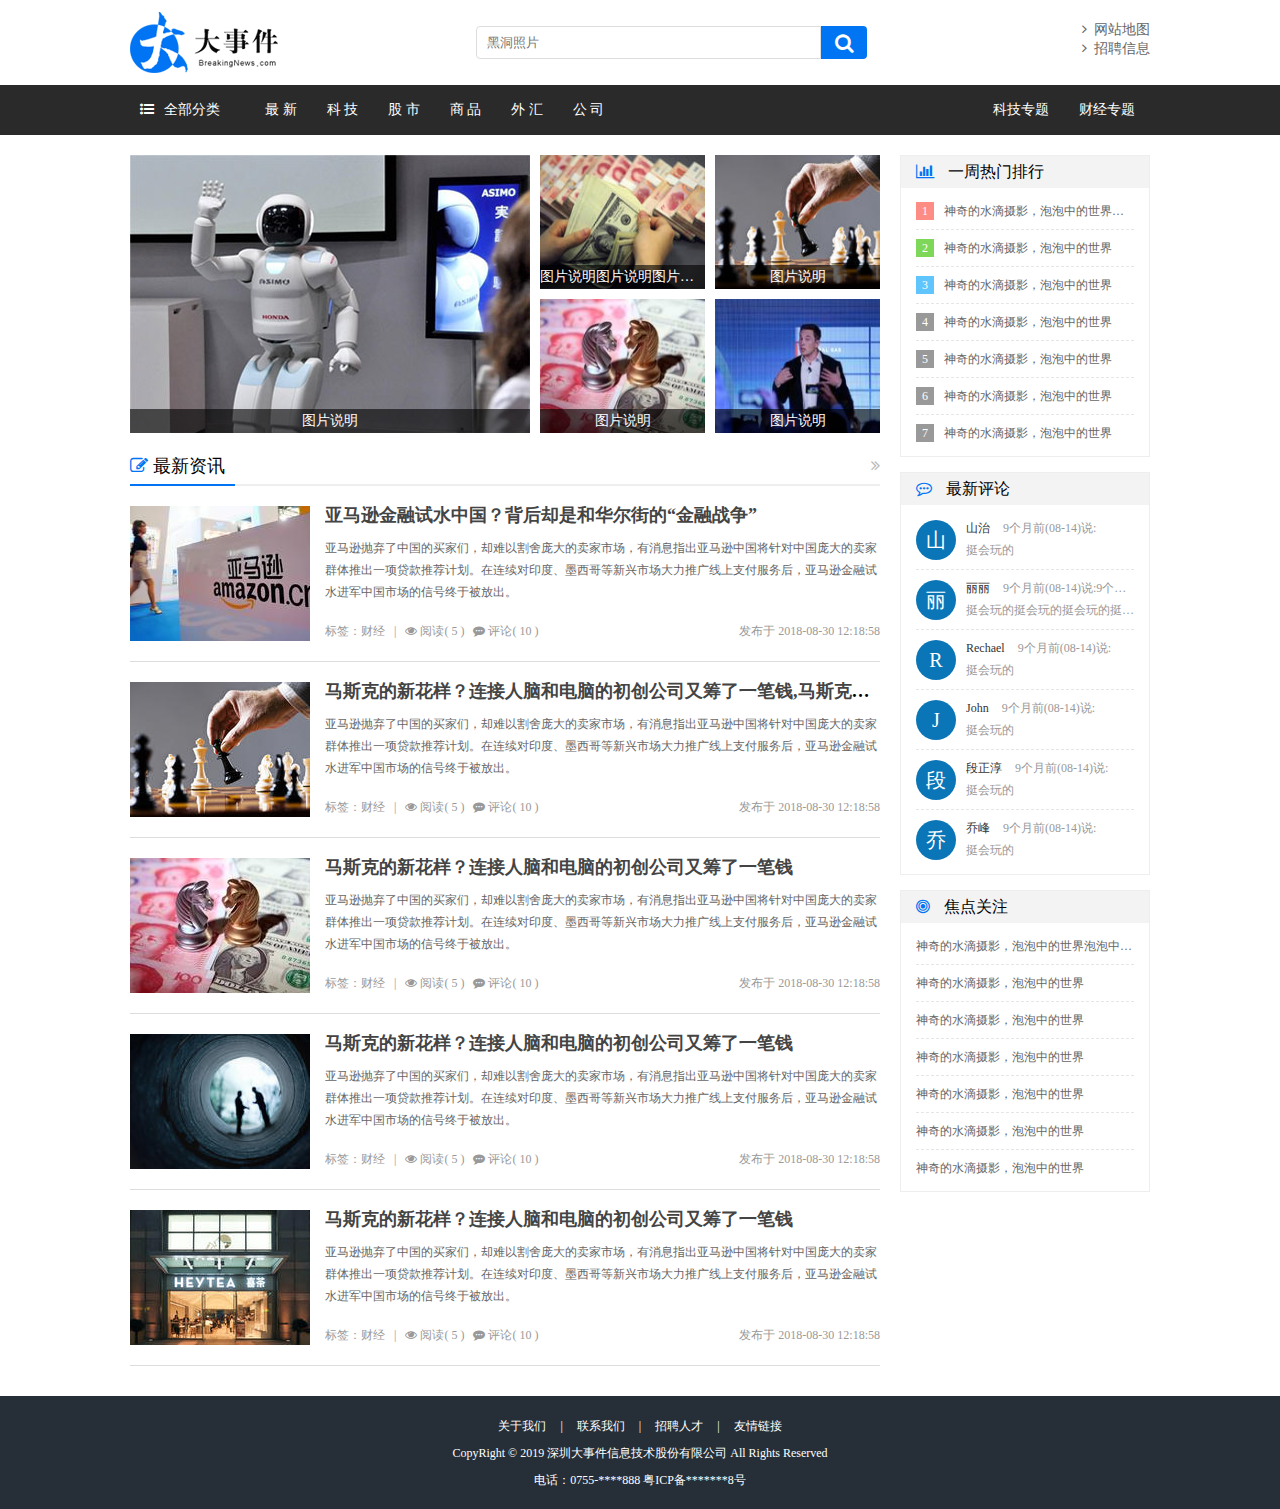
<file: index.html>
<!DOCTYPE html>
<html lang="en">

<head>
    <meta charset="UTF-8">
    <meta name="viewport" content="width=device-width, initial-scale=1.0">
    <meta http-equiv="X-UA-Compatible" content="ie=edge">
    <title>大事件-首页</title>
    <link rel="stylesheet" href="css/reset.css">
    <link rel="stylesheet" href="css/font-awesome.min.css">
    <link rel="stylesheet" href="css/main.css">
</head>

<body>
    <div class="header">
        <a href="#" class="logo fl"><img src="images/logo.png" alt="logo"></a>
        <div class="search_form fl">
            <input type="text" class="search_txt" placeholder="黑洞照片">
            <button class="search_btn"><i class="fa fa-search"></i></button>
        </div>
        <div class="link_info fr">
            <a href="#"><i class="fa fa-angle-right"></i>&nbsp;&nbsp;网站地图</a><br>
            <a href="#"><i class="fa fa-angle-right"></i>&nbsp;&nbsp;招聘信息</a>
        </div>
    </div>

    <div class="menu_con">
        <div class="menu">
            <div class="menu_collapse fl">
                <a href="javascript:;" class="level_one"><i class="fa fa-list-ul"></i>全部分类</a>
                <ul class="level_two">
                    <li class="up"></li>
                    <li><a href="./list.html">最 新</a></li>
                    <li><a href="./list.html">科 技</a></li>
                    <li><a href="./list.html">股 市</a></li>
                    <li><a href="./list.html">商 品</a></li>
                    <li><a href="./list.html">外 汇</a></li>
                    <li><a href="./list.html">公 司</a></li>
                </ul>
            </div>
            <ul class="left_menu fl">
                <li><a href="#">最 新</a></li>
                <li><a href="#">科 技</a></li>
                <li><a href="#">股 市</a></li>
                <li><a href="#">商 品</a></li>
                <li><a href="#">外 汇</a></li>
                <li><a href="#">公 司</a></li>
            </ul>
            <ul class="right_menu fr">
                <li><a href="#">科技专题</a></li>
                <li><a href="#">财经专题</a></li>
            </ul>
        </div>
    </div>

    <div class="main_con clearfix">
        <div class="left_con">
            <ul class="focus_list">
                <li class="first">
                    <a href="#"><img src="images/pic01.jpg" alt=""></a>
                    <p>图片说明</p>
                </li>
                <li>
                    <a href="#"><img src="images/pic02.jpg" alt=""></a>
                    <p>图片说明图片说明图片说明图片说明图片说明图片说明图片说明图片说明图片说明</p>
                </li>
                <li>
                    <a href="#"><img src="images/pic03.jpg" alt=""></a>
                    <p>图片说明</p>
                </li>
                <li>
                    <a href="#"><img src="images/pic05.jpg" alt=""></a>
                    <p>图片说明</p>
                </li>
                <li>
                    <a href="#"><img src="images/pic06.jpg" alt=""></a>
                    <p>图片说明</p>
                </li>
            </ul>

            <div class="common_title">
                <h3><i class="fa fa-edit"></i> 最新资讯</h3>
                <a href="#" class="more"><i class="fa fa-angle-double-right"></i></a>
            </div>

            <div class="common_news">
                <div class="common_news_list">
                    <a href="#" class="list_pic"><img src="images/pic09.jpg" alt=""></a>
                    <h4><a href="#">亚马逊金融试水中国？背后却是和华尔街的“金融战争” </a></h4>
                    <p>亚马逊抛弃了中国的买家们，却难以割舍庞大的卖家市场，有消息指出亚马逊中国将针对中国庞大的卖家群体推出一项贷款推荐计划。在连续对印度、墨西哥等新兴市场大力推广线上支付服务后，亚马逊金融试水进军中国市场的信号终于被放出。
                    </p>
                    <div class="new_info">
                        <span>标签：财经&nbsp;&nbsp;&nbsp;|&nbsp;&nbsp;&nbsp;<i class="fa fa-eye"></i>&nbsp;阅读( 5
                            )&nbsp;&nbsp;&nbsp;<i class="fa fa-commenting"></i>&nbsp;评论( 10 )</span>
                        <b>发布于 2018-08-30 12:18:58</b>
                    </div>
                </div>

                <div class="common_news_list">
                    <a href="#" class="list_pic"><img src="images/pic03.jpg" alt=""></a>
                    <h4><a href="#">马斯克的新花样？连接人脑和电脑的初创公司又筹了一笔钱,马斯克的新花样？连接人脑和电脑的初创公司又筹了一笔钱</a></h4>
                    <p>亚马逊抛弃了中国的买家们，却难以割舍庞大的卖家市场，有消息指出亚马逊中国将针对中国庞大的卖家群体推出一项贷款推荐计划。在连续对印度、墨西哥等新兴市场大力推广线上支付服务后，亚马逊金融试水进军中国市场的信号终于被放出。
                    </p>
                    <div class="new_info">
                        <span>标签：财经&nbsp;&nbsp;&nbsp;|&nbsp;&nbsp;&nbsp;<i class="fa fa-eye"></i>&nbsp;阅读( 5
                            )&nbsp;&nbsp;&nbsp;<i class="fa fa-commenting"></i>&nbsp;评论( 10 )</span>
                        <b>发布于 2018-08-30 12:18:58</b>
                    </div>
                </div>

                <div class="common_news_list">
                    <a href="#" class="list_pic"><img src="images/pic05.jpg" alt=""></a>
                    <h4><a href="#">马斯克的新花样？连接人脑和电脑的初创公司又筹了一笔钱</a></h4>
                    <p>亚马逊抛弃了中国的买家们，却难以割舍庞大的卖家市场，有消息指出亚马逊中国将针对中国庞大的卖家群体推出一项贷款推荐计划。在连续对印度、墨西哥等新兴市场大力推广线上支付服务后，亚马逊金融试水进军中国市场的信号终于被放出。
                    </p>
                    <div class="new_info">
                        <span>标签：财经&nbsp;&nbsp;&nbsp;|&nbsp;&nbsp;&nbsp;<i class="fa fa-eye"></i>&nbsp;阅读( 5
                            )&nbsp;&nbsp;&nbsp;<i class="fa fa-commenting"></i>&nbsp;评论( 10 )</span>
                        <b>发布于 2018-08-30 12:18:58</b>
                    </div>
                </div>

                <div class="common_news_list">
                    <a href="#" class="list_pic"><img src="images/pic07.jpg" alt=""></a>
                    <h4><a href="#">马斯克的新花样？连接人脑和电脑的初创公司又筹了一笔钱</a></h4>
                    <p>亚马逊抛弃了中国的买家们，却难以割舍庞大的卖家市场，有消息指出亚马逊中国将针对中国庞大的卖家群体推出一项贷款推荐计划。在连续对印度、墨西哥等新兴市场大力推广线上支付服务后，亚马逊金融试水进军中国市场的信号终于被放出。
                    </p>
                    <div class="new_info">
                        <span>标签：财经&nbsp;&nbsp;&nbsp;|&nbsp;&nbsp;&nbsp;<i class="fa fa-eye"></i>&nbsp;阅读( 5
                            )&nbsp;&nbsp;&nbsp;<i class="fa fa-commenting"></i>&nbsp;评论( 10 )</span>
                        <b>发布于 2018-08-30 12:18:58</b>
                    </div>
                </div>

                <div class="common_news_list">
                    <a href="#" class="list_pic"><img src="images/pic10.jpg" alt=""></a>
                    <h4><a href="#">马斯克的新花样？连接人脑和电脑的初创公司又筹了一笔钱</a></h4>
                    <p>亚马逊抛弃了中国的买家们，却难以割舍庞大的卖家市场，有消息指出亚马逊中国将针对中国庞大的卖家群体推出一项贷款推荐计划。在连续对印度、墨西哥等新兴市场大力推广线上支付服务后，亚马逊金融试水进军中国市场的信号终于被放出。
                    </p>
                    <div class="new_info">
                        <span>标签：财经&nbsp;&nbsp;&nbsp;|&nbsp;&nbsp;&nbsp;<i class="fa fa-eye"></i>&nbsp;阅读( 5
                            )&nbsp;&nbsp;&nbsp;<i class="fa fa-commenting"></i>&nbsp;评论( 10 )</span>
                        <b>发布于 2018-08-30 12:18:58</b>
                    </div>
                </div>
            </div>

        </div>
        <div class="right_con">
            <div class="common_wrap">
                <h3><i class="fa fa-bar-chart"></i> 一周热门排行</h3>
                <ul class="content_list hotrank_list">
                    <li><span class="first">1</span><a href="#">神奇的水滴摄影，泡泡中的世界泡泡中的世界</a></li>
                    <li><span class="second">2</span><a href="#">神奇的水滴摄影，泡泡中的世界</a></li>
                    <li><span class="third">3</span><a href="#">神奇的水滴摄影，泡泡中的世界</a></li>
                    <li><span>4</span><a href="#">神奇的水滴摄影，泡泡中的世界</a></li>
                    <li><span>5</span><a href="#">神奇的水滴摄影，泡泡中的世界</a></li>
                    <li><span>6</span><a href="#">神奇的水滴摄影，泡泡中的世界</a></li>
                    <li><span>7</span><a href="#">神奇的水滴摄影，泡泡中的世界</a></li>
                </ul>
            </div>
            <div class="common_wrap">
                <h3><i class="fa fa-commenting-o"></i> 最新评论</h3>
                <ul class="content_list comment_list">
                    <li>
                        <span>山</span>
                        <b><em>山治</em> 9个月前(08-14)说:</b>
                        <strong>挺会玩的</strong>
                    </li>
                    <li>
                        <span>丽</span>
                        <b><em>丽丽</em> 9个月前(08-14)说:9个月前(08-14)说:9个月前(08-14)说:</b>
                        <strong>挺会玩的挺会玩的挺会玩的挺会玩的</strong>
                    </li>
                    <li>
                        <span>R</span>
                        <b><em>Rechael</em> 9个月前(08-14)说:</b>
                        <strong>挺会玩的</strong>
                    </li>
                    <li>
                        <span>J</span>
                        <b><em>John</em> 9个月前(08-14)说:</b>
                        <strong>挺会玩的</strong>
                    </li>
                    <li>
                        <span>段</span>
                        <b><em>段正淳</em> 9个月前(08-14)说:</b>
                        <strong>挺会玩的</strong>
                    </li>
                    <li>
                        <span>乔</span>
                        <b><em>乔峰</em> 9个月前(08-14)说:</b>
                        <strong>挺会玩的</strong>
                    </li>
                </ul>
            </div>
            <div class="common_wrap">
                <h3><i class="fa fa-bullseye"></i> 焦点关注</h3>
                <ul class="content_list guanzhu_list">
                    <li><a href="#">神奇的水滴摄影，泡泡中的世界泡泡中的世界</a></li>
                    <li><a href="#">神奇的水滴摄影，泡泡中的世界</a></li>
                    <li><a href="#">神奇的水滴摄影，泡泡中的世界</a></li>
                    <li><a href="#">神奇的水滴摄影，泡泡中的世界</a></li>
                    <li><a href="#">神奇的水滴摄影，泡泡中的世界</a></li>
                    <li><a href="#">神奇的水滴摄影，泡泡中的世界</a></li>
                    <li><a href="#">神奇的水滴摄影，泡泡中的世界</a></li>
                </ul>
            </div>
        </div>
    </div>

    <div class="footer clearfix">
        <div class="foot_link">
            <a href="#">关于我们</a>
            <span>|</span>
            <a href="#">联系我们</a>
            <span>|</span>
            <a href="#">招聘人才</a>
            <span>|</span>
            <a href="#">友情链接</a>
        </div>
        <p>CopyRight © 2019 深圳大事件信息技术股份有限公司 All Rights Reserved</p>
        <p>电话：0755-****888 粤ICP备*******8号</p>
    </div>

    <!-- 导入模板引擎js文件 -->
    <script src="./js/template-web.js"></script>
    <!-- 引入jq文件 -->
    <script src="./js/jquery-1.12.4.min.js"></script>
</body>

</html>
</file>
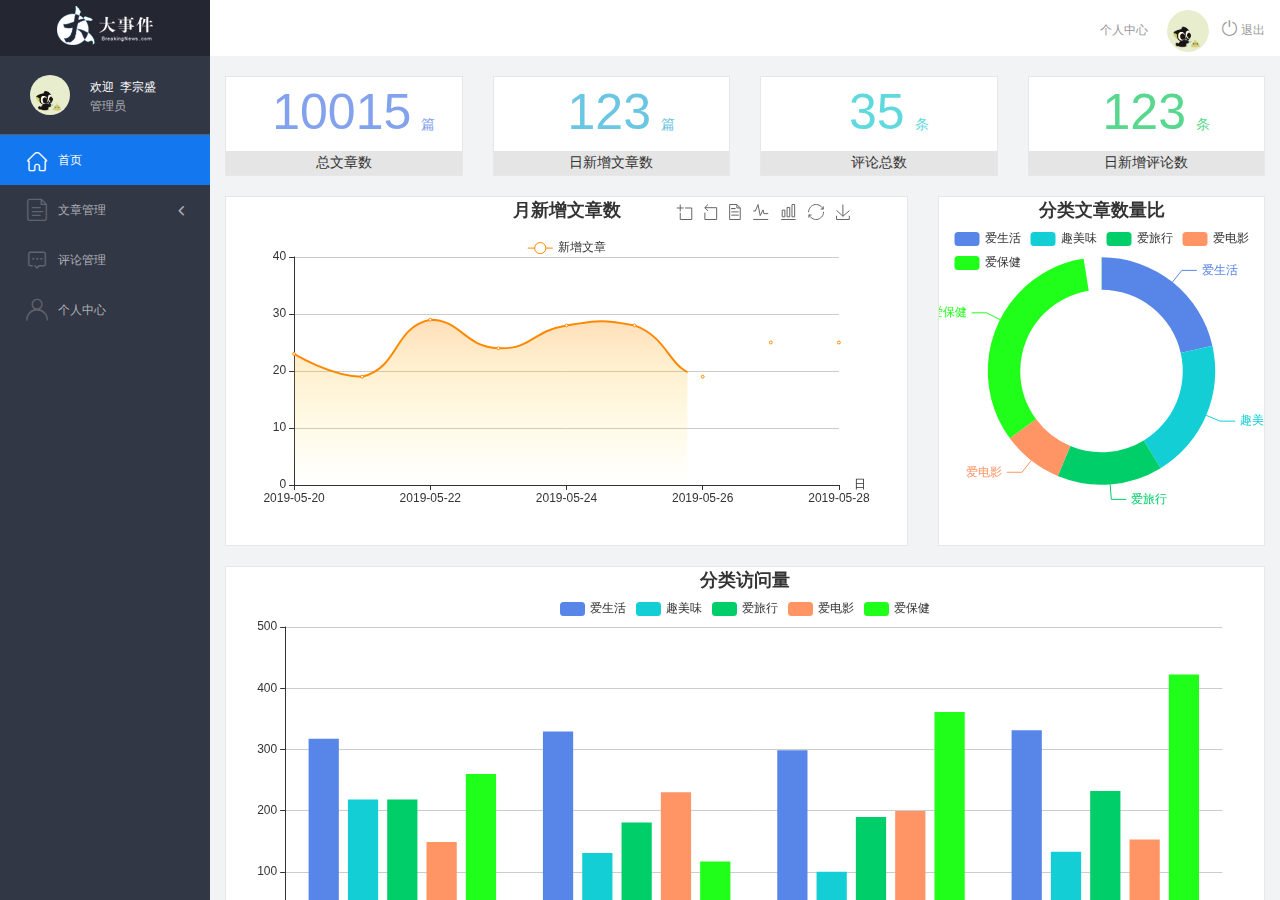
<file: admin/index.html>
<!DOCTYPE html>
<html lang="en">

<head>
    <meta charset="UTF-8">
    <meta name="viewport" content="width=device-width, initial-scale=1.0">
    <meta http-equiv="X-UA-Compatible" content="ie=edge">
    <title>大事件-后台首页</title>
    <link rel="stylesheet" href="./libs/bootstrap/css/bootstrap.min.css">
    <link rel="stylesheet" href="css/reset.css">
    <link rel="stylesheet" href="css/iconfont.css">
    <link rel="stylesheet" href="css/main.css">
    <script src="./libs/jquery-1.12.4.min.js"></script>
    <!-- 导入bootstrap的js文件 -->
    <script src="./libs/bootstrap/js/bootstrap.min.js"></script>
</head>

<body>
    <div class="sider">
        <a href="#" class="logo"><img src="images/logo02.png" alt="logo"></a>
        <div class="user_info">
            <img src="images/2.jpg" alt="person">
            <span>欢迎&nbsp;&nbsp;李宗盛</span>
            <b>管理员</b>
        </div>
        <!-- 左侧导航栏 -->
        <div class="menu">
            <div class="level01 active"><a href="./main_count.html" target="main_frame"><i
                        class="iconfont icon-yidiandiantubiao04"></i><span>首页</span></a></div>
            <div class="level01"><a href="#"><i class="iconfont icon-icon-article"></i><span>文章管理</span><b
                        class="iconfont icon-arrowdownl"></b></a></div>
            <ul class="level02">
                <li><a href="./article_list.html" target="main_frame"><i
                            class="iconfont icon-previewright"></i><span>文章列表</span></a></li>
                <li><a href="./article_edit.html" target="main_frame"><i
                            class="iconfont icon-previewright"></i><span>发表文章</span></a></li>
                <li><a href="./article_category.html" target="main_frame"><i
                            class="iconfont icon-previewright"></i><span>文章类别管理</span></a>
                </li>
            </ul>

            <div class="level01"><a href="./comment_list.html" target="main_frame"><i
                        class="iconfont icon-comment"></i><span>评论管理</span></a></div>
            <div class="level01" id="user"><a href="./user.html" target="main_frame"><i
                        class="iconfont icon-user"></i><span>个人中心</span></a></div>
        </div>
        <!-- 顶部栏 -->
        <div class="header_bar">
            <div class="user_center_link">
                <a href="./user.html" target="main_frame">个人中心</a>
                <img src="images/2.jpg" alt="person">
                <a href="javascript:void(0)" class="logout"><i class="iconfont icon-tuichu"></i> 退出</a>
            </div>
        </div>
        <!-- 右侧主体内容 -->
        <div class="main" id="main_body">
            <iframe name="main_frame" src="./main_count.html" frameborder="0"></iframe>

        </div>
    </div>

    <script>

        // 入口函数
        $(function () {
            // 实现下拉框功能
            $(".level01").eq(1).click(function () {
                $(this).next(".level02").slideToggle();
            })

            // 实现鼠标点击高亮 兄弟移除
            $(".level01").click(function () {
                $(this).addClass("active").siblings().removeClass("active");
            })

            // 获取用户信息
            $.ajax({
                // url: "http://localhost:8080/api/v1/admin/user/info",
                url: window.BigNew.user_info,

                success: function (res) {
                    // console.log(res);
                    // 修改左侧登录栏
                    $(".user_info>img").attr("src", res.data.userPic);
                    $(".user_info>span").text(`欢迎     ${res.data.nickname}`)

                    // 修改右侧登录栏

                    $(".user_center_link>img").attr("src", res.data.userPic);

                },

            });


            // 登出功能
            $(".logout").click(function () {
                if (confirm("这位小主您要退出登录吗")) {
                    sessionStorage.removeItem("key");
                    window.location.href = "./login.html";
                }
            })
        })

    </script>
</body>

</html>
</file>
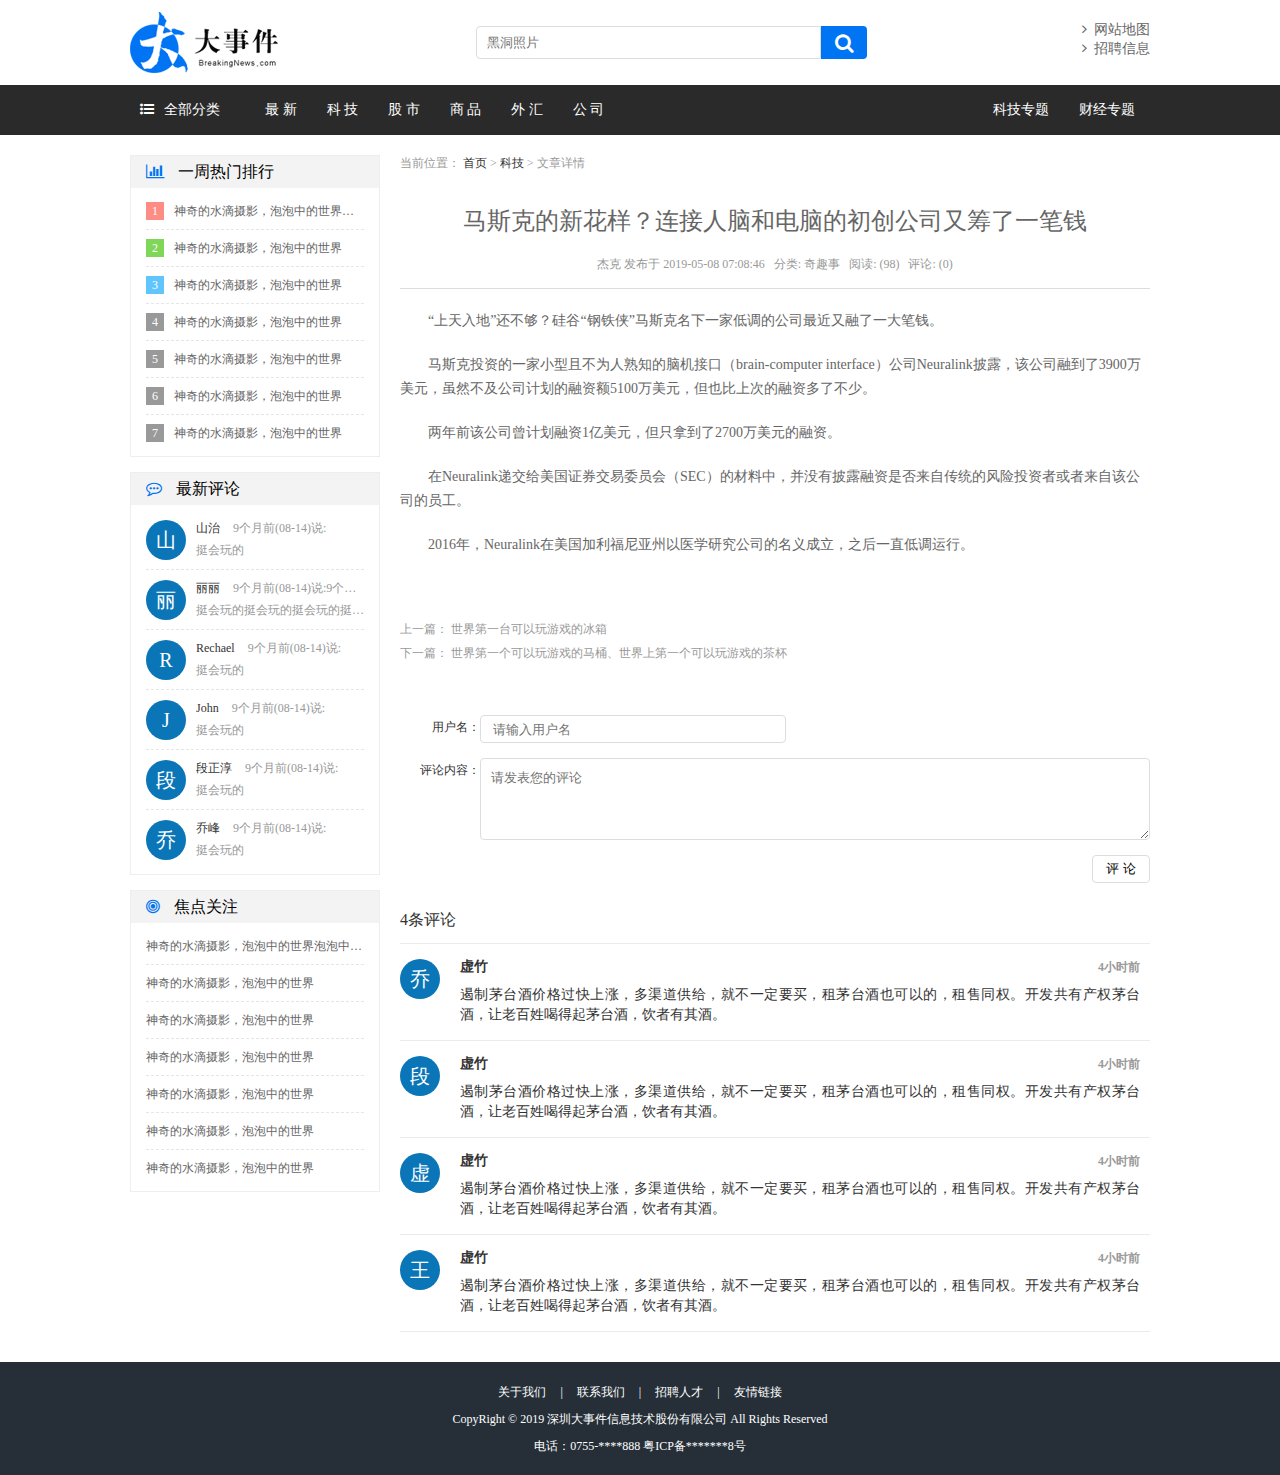
<file: article.html>
<!DOCTYPE html>
<html lang="en">

<head>
    <meta charset="UTF-8">
    <meta name="viewport" content="width=device-width, initial-scale=1.0">
    <meta http-equiv="X-UA-Compatible" content="ie=edge">
    <title>大事件-文章</title>
    <link rel="stylesheet" type="text/css" href="css/reset.css">
    <link rel="stylesheet" href="css/font-awesome.min.css">
    <link rel="stylesheet" type="text/css" href="css/main.css">
</head>

<body>
    <div class="header">
        <a href="#" class="logo fl"><img src="images/logo.png" alt="logo"></a>
        <div class="search_form fl">
            <input type="text" class="search_txt" placeholder="黑洞照片">
            <button class="search_btn"><i class="fa fa-search"></i></button>
        </div>
        <div class="link_info fr">
            <a href="#"><i class="fa fa-angle-right"></i>&nbsp;&nbsp;网站地图</a><br>
            <a href="#"><i class="fa fa-angle-right"></i>&nbsp;&nbsp;招聘信息</a>
        </div>
    </div>

    <div class="menu_con">
        <div class="menu">
            <div class="menu_collapse fl">
                <a href="javascript:;" class="level_one"><i class="fa fa-list-ul"></i>全部分类</a>
                <ul class="level_two">
                    <li class="up"></li>
                    <li><a href="#">最 新</a></li>
                    <li><a href="#">科 技</a></li>
                    <li><a href="#">股 市</a></li>
                    <li><a href="#">商 品</a></li>
                    <li><a href="#">外 汇</a></li>
                    <li><a href="#">公 司</a></li>
                </ul>
            </div>
            <ul class="left_menu fl">
                <li><a href="#">最 新</a></li>
                <li><a href="#">科 技</a></li>
                <li><a href="#">股 市</a></li>
                <li><a href="#">商 品</a></li>
                <li><a href="#">外 汇</a></li>
                <li><a href="#">公 司</a></li>
            </ul>
            <ul class="right_menu fr">
                <li><a href="#">科技专题</a></li>
                <li><a href="#">财经专题</a></li>
            </ul>
        </div>
    </div>

    <div class="main_con clearfix">
        <div class="left_con setfr">
            <div class="breadcrumb">
                当前位置： <a href="#">首页</a> &gt; <a href="#">科技</a> &gt; 文章详情
            </div>
            <h3 class="article_title">马斯克的新花样？连接人脑和电脑的初创公司又筹了一笔钱</h3>
            <div class="article_info">杰克 发布于 2019-05-08 07:08:46&nbsp;&nbsp;&nbsp;分类: 奇趣事&nbsp;&nbsp;&nbsp;阅读:
                (98)&nbsp;&nbsp;&nbsp;评论: (0)</div>
            <div class="article_con">

                <p>“上天入地”还不够？硅谷“钢铁侠”马斯克名下一家低调的公司最近又融了一大笔钱。</p>

                <p>马斯克投资的一家小型且不为人熟知的脑机接口（brain-computer
                    interface）公司Neuralink披露，该公司融到了3900万美元，虽然不及公司计划的融资额5100万美元，但也比上次的融资多了不少。</p>

                <p>两年前该公司曾计划融资1亿美元，但只拿到了2700万美元的融资。</p>

                <p>在Neuralink递交给美国证券交易委员会（SEC）的材料中，并没有披露融资是否来自传统的风险投资者或者来自该公司的员工。</p>

                <p>2016年，Neuralink在美国加利福尼亚州以医学研究公司的名义成立，之后一直低调运行。</p>

            </div>
            <div class="article_links">
                上一篇： <a href="#">世界第一台可以玩游戏的冰箱</a><br>
                下一篇： <a href="#">世界第一个可以玩游戏的马桶、世界上第一个可以玩游戏的茶杯</a>
            </div>

            <form action="" class="comment_form">
                <div class="form_group">
                    <label>用户名：</label>
                    <input type="text" placeholder="请输入用户名" class="comment_name">
                </div>
                <div class="form_group">
                    <label>评论内容：</label>
                    <textarea placeholder="请发表您的评论" class="comment_input"></textarea>
                </div>
                <div class="form_group">
                    <input type="submit" name="" value="评 论" class="comment_sub"></div>
            </form>

            <div class="comment_count">
                4条评论
            </div>

            <div class="comment_list_con">
                <div class="comment_detail_list">
                    <div class="person_pic fl">乔</div>
                    <div class="name_time fl"><b>虚竹</b><span>4小时前</span></div>
                    <div class="comment_text fl">
                        遏制茅台酒价格过快上涨，多渠道供给，就不一定要买，租茅台酒也可以的，租售同权。开发共有产权茅台酒，让老百姓喝得起茅台酒，饮者有其酒。
                    </div>
                </div>
                <div class="comment_detail_list">
                    <div class="person_pic fl">段</div>
                    <div class="name_time fl"><b>虚竹</b><span>4小时前</span></div>
                    <div class="comment_text fl">
                        遏制茅台酒价格过快上涨，多渠道供给，就不一定要买，租茅台酒也可以的，租售同权。开发共有产权茅台酒，让老百姓喝得起茅台酒，饮者有其酒。
                    </div>
                </div>
                <div class="comment_detail_list">
                    <div class="person_pic fl">虚</div>
                    <div class="name_time fl"><b>虚竹</b><span>4小时前</span></div>
                    <div class="comment_text fl">
                        遏制茅台酒价格过快上涨，多渠道供给，就不一定要买，租茅台酒也可以的，租售同权。开发共有产权茅台酒，让老百姓喝得起茅台酒，饮者有其酒。
                    </div>
                </div>
                <div class="comment_detail_list">
                    <div class="person_pic fl">王</div>
                    <div class="name_time fl"><b>虚竹</b><span>4小时前</span></div>
                    <div class="comment_text fl">
                        遏制茅台酒价格过快上涨，多渠道供给，就不一定要买，租茅台酒也可以的，租售同权。开发共有产权茅台酒，让老百姓喝得起茅台酒，饮者有其酒。
                    </div>
                </div>
            </div>
        </div>
        <div class="right_con setfl">
            <div class="common_wrap">
                <h3><i class="fa fa-bar-chart"></i> 一周热门排行</h3>
                <ul class="content_list">
                    <li><span class="first">1</span><a href="#">神奇的水滴摄影，泡泡中的世界泡泡中的世界</a></li>
                    <li><span class="second">2</span><a href="#">神奇的水滴摄影，泡泡中的世界</a></li>
                    <li><span class="third">3</span><a href="#">神奇的水滴摄影，泡泡中的世界</a></li>
                    <li><span>4</span><a href="#">神奇的水滴摄影，泡泡中的世界</a></li>
                    <li><span>5</span><a href="#">神奇的水滴摄影，泡泡中的世界</a></li>
                    <li><span>6</span><a href="#">神奇的水滴摄影，泡泡中的世界</a></li>
                    <li><span>7</span><a href="#">神奇的水滴摄影，泡泡中的世界</a></li>
                </ul>
            </div>
            <div class="common_wrap">
                <h3><i class="fa fa-commenting-o"></i> 最新评论</h3>
                <ul class="content_list comment_list">
                    <li>
                        <span>山</span>
                        <b><em>山治</em> 9个月前(08-14)说:</b>
                        <strong>挺会玩的</strong>
                    </li>
                    <li>
                        <span>丽</span>
                        <b><em>丽丽</em> 9个月前(08-14)说:9个月前(08-14)说:9个月前(08-14)说:</b>
                        <strong>挺会玩的挺会玩的挺会玩的挺会玩的</strong>
                    </li>
                    <li>
                        <span>R</span>
                        <b><em>Rechael</em> 9个月前(08-14)说:</b>
                        <strong>挺会玩的</strong>
                    </li>
                    <li>
                        <span>J</span>
                        <b><em>John</em> 9个月前(08-14)说:</b>
                        <strong>挺会玩的</strong>
                    </li>
                    <li>
                        <span>段</span>
                        <b><em>段正淳</em> 9个月前(08-14)说:</b>
                        <strong>挺会玩的</strong>
                    </li>
                    <li>
                        <span>乔</span>
                        <b><em>乔峰</em> 9个月前(08-14)说:</b>
                        <strong>挺会玩的</strong>
                    </li>
                </ul>
            </div>
            <div class="common_wrap">
                <h3><i class="fa fa-bullseye"></i> 焦点关注</h3>
                <ul class="content_list guanzhu_list">
                    <li><a href="#">神奇的水滴摄影，泡泡中的世界泡泡中的世界</a></li>
                    <li><a href="#">神奇的水滴摄影，泡泡中的世界</a></li>
                    <li><a href="#">神奇的水滴摄影，泡泡中的世界</a></li>
                    <li><a href="#">神奇的水滴摄影，泡泡中的世界</a></li>
                    <li><a href="#">神奇的水滴摄影，泡泡中的世界</a></li>
                    <li><a href="#">神奇的水滴摄影，泡泡中的世界</a></li>
                    <li><a href="#">神奇的水滴摄影，泡泡中的世界</a></li>
                </ul>
            </div>
        </div>
    </div>

    <div class="footer clearfix">
        <div class="foot_link">
            <a href="#">关于我们</a>
            <span>|</span>
            <a href="#">联系我们</a>
            <span>|</span>
            <a href="#">招聘人才</a>
            <span>|</span>
            <a href="#">友情链接</a>
        </div>
        <p>CopyRight © 2019 深圳大事件信息技术股份有限公司 All Rights Reserved</p>
        <p>电话：0755-****888 粤ICP备*******8号</p>
    </div>

    <!-- 引入模板引擎js文件 -->
    <script src="./js/template-web.js"></script>
    <script src="./js/jquery-1.12.4.min.js"></script>

</body>

</html>
</file>
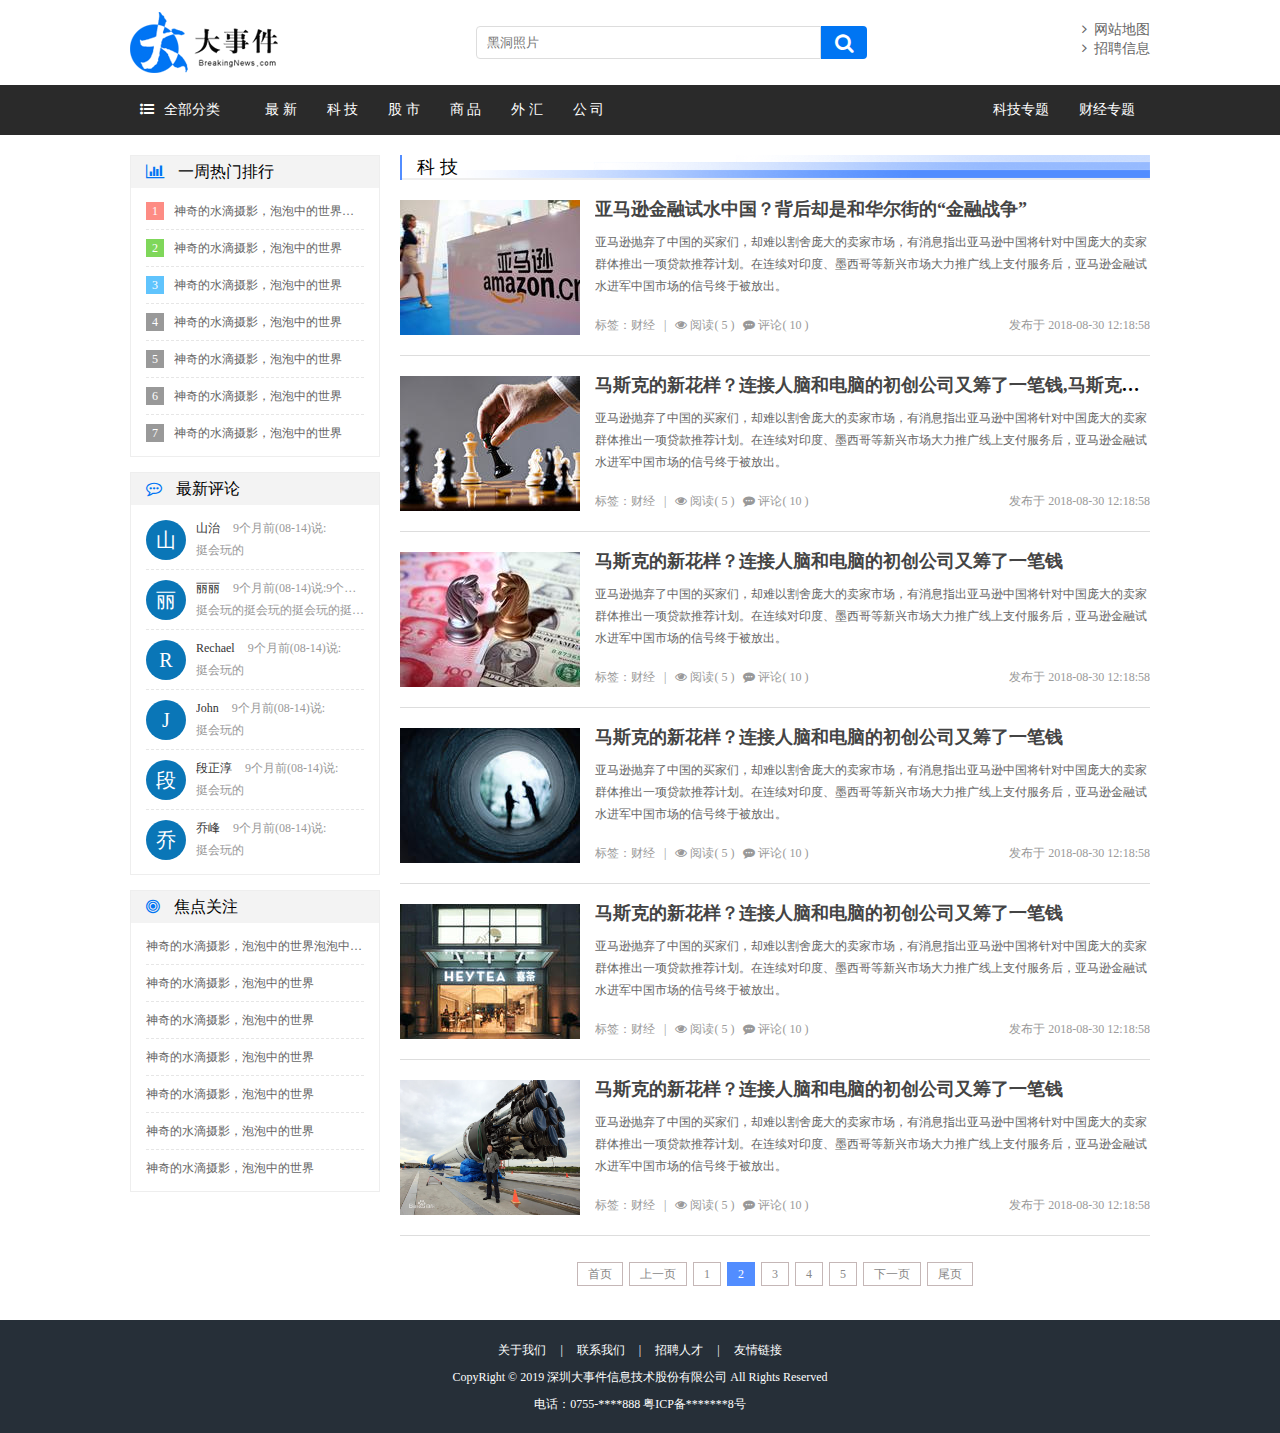
<file: list.html>
<!DOCTYPE html>
<html lang="en">

<head>
    <meta charset="UTF-8">
    <meta name="viewport" content="width=device-width, initial-scale=1.0">
    <meta http-equiv="X-UA-Compatible" content="ie=edge">
    <title>大事件-列表页</title>
    <link rel="stylesheet" type="text/css" href="css/reset.css">
    <link rel="stylesheet" href="css/font-awesome.min.css">
    <link rel="stylesheet" type="text/css" href="css/jquery.pagination.css">
    <link rel="stylesheet" type="text/css" href="css/main.css">
    <script type="text/javascript" src="js/jquery-1.12.4.min.js"></script>
    <script type="text/javascript" src="js/jquery.pagination.min.js"></script>
</head>

<body>
    <div class="header">
        <a href="#" class="logo fl"><img src="images/logo.png" alt="logo"></a>
        <div class="search_form fl">
            <input type="text" class="search_txt" placeholder="黑洞照片">
            <button class="search_btn"><i class="fa fa-search"></i></button>
        </div>
        <div class="link_info fr">
            <a href="#"><i class="fa fa-angle-right"></i>&nbsp;&nbsp;网站地图</a><br>
            <a href="#"><i class="fa fa-angle-right"></i>&nbsp;&nbsp;招聘信息</a>
        </div>
    </div>

    <div class="menu_con">
        <div class="menu">
            <div class="menu_collapse fl">
                <a href="javascript:;" class="level_one"><i class="fa fa-list-ul"></i>全部分类</a>
                <ul class="level_two">
                    <li class="up"></li>
                    <li><a href="#">最 新</a></li>
                    <li><a href="#">科 技</a></li>
                    <li><a href="#">股 市</a></li>
                    <li><a href="#">商 品</a></li>
                    <li><a href="#">外 汇</a></li>
                    <li><a href="#">公 司</a></li>
                </ul>
            </div>
            <ul class="left_menu fl">
                <li><a href="#">最 新</a></li>
                <li><a href="#">科 技</a></li>
                <li><a href="#">股 市</a></li>
                <li><a href="#">商 品</a></li>
                <li><a href="#">外 汇</a></li>
                <li><a href="#">公 司</a></li>
            </ul>
            <ul class="right_menu fr">
                <li><a href="#">科技专题</a></li>
                <li><a href="#">财经专题</a></li>
            </ul>
        </div>
    </div>

    <div class="main_con clearfix">
        <div class="left_con setfr">

            <div class="list_title">
                <h3>科 技</h3>
            </div>

            <div class="common_news_list">
                <a href="#" class="list_pic"><img src="images/pic09.jpg" alt=""></a>
                <h4><a href="#">亚马逊金融试水中国？背后却是和华尔街的“金融战争” </a></h4>
                <p>亚马逊抛弃了中国的买家们，却难以割舍庞大的卖家市场，有消息指出亚马逊中国将针对中国庞大的卖家群体推出一项贷款推荐计划。在连续对印度、墨西哥等新兴市场大力推广线上支付服务后，亚马逊金融试水进军中国市场的信号终于被放出。
                </p>
                <div class="new_info">
                    <span>标签：财经&nbsp;&nbsp;&nbsp;|&nbsp;&nbsp;&nbsp;<i class="fa fa-eye"></i>&nbsp;阅读( 5
                        )&nbsp;&nbsp;&nbsp;<i class="fa fa-commenting"></i>&nbsp;评论( 10 )</span>
                    <b>发布于 2018-08-30 12:18:58</b>
                </div>
            </div>

            <div class="common_news_list">
                <a href="#" class="list_pic"><img src="images/pic03.jpg" alt=""></a>
                <h4><a href="#">马斯克的新花样？连接人脑和电脑的初创公司又筹了一笔钱,马斯克的新花样？连接人脑和电脑的初创公司又筹了一笔钱</a></h4>
                <p>亚马逊抛弃了中国的买家们，却难以割舍庞大的卖家市场，有消息指出亚马逊中国将针对中国庞大的卖家群体推出一项贷款推荐计划。在连续对印度、墨西哥等新兴市场大力推广线上支付服务后，亚马逊金融试水进军中国市场的信号终于被放出。
                </p>
                <div class="new_info">
                    <span>标签：财经&nbsp;&nbsp;&nbsp;|&nbsp;&nbsp;&nbsp;<i class="fa fa-eye"></i>&nbsp;阅读( 5
                        )&nbsp;&nbsp;&nbsp;<i class="fa fa-commenting"></i>&nbsp;评论( 10 )</span>
                    <b>发布于 2018-08-30 12:18:58</b>
                </div>
            </div>

            <div class="common_news_list">
                <a href="#" class="list_pic"><img src="images/pic05.jpg" alt=""></a>
                <h4><a href="#">马斯克的新花样？连接人脑和电脑的初创公司又筹了一笔钱</a></h4>
                <p>亚马逊抛弃了中国的买家们，却难以割舍庞大的卖家市场，有消息指出亚马逊中国将针对中国庞大的卖家群体推出一项贷款推荐计划。在连续对印度、墨西哥等新兴市场大力推广线上支付服务后，亚马逊金融试水进军中国市场的信号终于被放出。
                </p>
                <div class="new_info">
                    <span>标签：财经&nbsp;&nbsp;&nbsp;|&nbsp;&nbsp;&nbsp;<i class="fa fa-eye"></i>&nbsp;阅读( 5
                        )&nbsp;&nbsp;&nbsp;<i class="fa fa-commenting"></i>&nbsp;评论( 10 )</span>
                    <b>发布于 2018-08-30 12:18:58</b>
                </div>
            </div>

            <div class="common_news_list">
                <a href="#" class="list_pic"><img src="images/pic07.jpg" alt=""></a>
                <h4><a href="#">马斯克的新花样？连接人脑和电脑的初创公司又筹了一笔钱</a></h4>
                <p>亚马逊抛弃了中国的买家们，却难以割舍庞大的卖家市场，有消息指出亚马逊中国将针对中国庞大的卖家群体推出一项贷款推荐计划。在连续对印度、墨西哥等新兴市场大力推广线上支付服务后，亚马逊金融试水进军中国市场的信号终于被放出。
                </p>
                <div class="new_info">
                    <span>标签：财经&nbsp;&nbsp;&nbsp;|&nbsp;&nbsp;&nbsp;<i class="fa fa-eye"></i>&nbsp;阅读( 5
                        )&nbsp;&nbsp;&nbsp;<i class="fa fa-commenting"></i>&nbsp;评论( 10 )</span>
                    <b>发布于 2018-08-30 12:18:58</b>
                </div>
            </div>

            <div class="common_news_list">
                <a href="#" class="list_pic"><img src="images/pic10.jpg" alt=""></a>
                <h4><a href="#">马斯克的新花样？连接人脑和电脑的初创公司又筹了一笔钱</a></h4>
                <p>亚马逊抛弃了中国的买家们，却难以割舍庞大的卖家市场，有消息指出亚马逊中国将针对中国庞大的卖家群体推出一项贷款推荐计划。在连续对印度、墨西哥等新兴市场大力推广线上支付服务后，亚马逊金融试水进军中国市场的信号终于被放出。
                </p>
                <div class="new_info">
                    <span>标签：财经&nbsp;&nbsp;&nbsp;|&nbsp;&nbsp;&nbsp;<i class="fa fa-eye"></i>&nbsp;阅读( 5
                        )&nbsp;&nbsp;&nbsp;<i class="fa fa-commenting"></i>&nbsp;评论( 10 )</span>
                    <b>发布于 2018-08-30 12:18:58</b>
                </div>
            </div>

            <div class="common_news_list">
                <a href="#" class="list_pic"><img src="images/pic04.jpg" alt=""></a>
                <h4><a href="#">马斯克的新花样？连接人脑和电脑的初创公司又筹了一笔钱</a></h4>
                <p>亚马逊抛弃了中国的买家们，却难以割舍庞大的卖家市场，有消息指出亚马逊中国将针对中国庞大的卖家群体推出一项贷款推荐计划。在连续对印度、墨西哥等新兴市场大力推广线上支付服务后，亚马逊金融试水进军中国市场的信号终于被放出。
                </p>
                <div class="new_info">
                    <span>标签：财经&nbsp;&nbsp;&nbsp;|&nbsp;&nbsp;&nbsp;<i class="fa fa-eye"></i>&nbsp;阅读( 5
                        )&nbsp;&nbsp;&nbsp;<i class="fa fa-commenting"></i>&nbsp;评论( 10 )</span>
                    <b>发布于 2018-08-30 12:18:58</b>
                </div>
            </div>

            <div id="pagination" class="page"></div>
            <script>
                $(function () {
                    $("#pagination").pagination({
                        currentPage: 2,
                        totalPage: 8,
                        callback: function (current) {
                            alert('ok!');
                        }
                    });
                });
            </script>

        </div>
        <div class="right_con setfl">
            <div class="common_wrap">
                <h3><i class="fa fa-bar-chart"></i> 一周热门排行</h3>
                <ul class="content_list">
                    <li><span class="first">1</span><a href="#">神奇的水滴摄影，泡泡中的世界泡泡中的世界</a></li>
                    <li><span class="second">2</span><a href="#">神奇的水滴摄影，泡泡中的世界</a></li>
                    <li><span class="third">3</span><a href="#">神奇的水滴摄影，泡泡中的世界</a></li>
                    <li><span>4</span><a href="#">神奇的水滴摄影，泡泡中的世界</a></li>
                    <li><span>5</span><a href="#">神奇的水滴摄影，泡泡中的世界</a></li>
                    <li><span>6</span><a href="#">神奇的水滴摄影，泡泡中的世界</a></li>
                    <li><span>7</span><a href="#">神奇的水滴摄影，泡泡中的世界</a></li>
                </ul>
            </div>
            <div class="common_wrap">
                <h3><i class="fa fa-commenting-o"></i> 最新评论</h3>
                <ul class="content_list comment_list">
                    <li>
                        <span>山</span>
                        <b><em>山治</em> 9个月前(08-14)说:</b>
                        <strong>挺会玩的</strong>
                    </li>
                    <li>
                        <span>丽</span>
                        <b><em>丽丽</em> 9个月前(08-14)说:9个月前(08-14)说:9个月前(08-14)说:</b>
                        <strong>挺会玩的挺会玩的挺会玩的挺会玩的</strong>
                    </li>
                    <li>
                        <span>R</span>
                        <b><em>Rechael</em> 9个月前(08-14)说:</b>
                        <strong>挺会玩的</strong>
                    </li>
                    <li>
                        <span>J</span>
                        <b><em>John</em> 9个月前(08-14)说:</b>
                        <strong>挺会玩的</strong>
                    </li>
                    <li>
                        <span>段</span>
                        <b><em>段正淳</em> 9个月前(08-14)说:</b>
                        <strong>挺会玩的</strong>
                    </li>
                    <li>
                        <span>乔</span>
                        <b><em>乔峰</em> 9个月前(08-14)说:</b>
                        <strong>挺会玩的</strong>
                    </li>
                </ul>
            </div>
            <div class="common_wrap">
                <h3><i class="fa fa-bullseye"></i> 焦点关注</h3>
                <ul class="content_list guanzhu_list">
                    <li><a href="#">神奇的水滴摄影，泡泡中的世界泡泡中的世界</a></li>
                    <li><a href="#">神奇的水滴摄影，泡泡中的世界</a></li>
                    <li><a href="#">神奇的水滴摄影，泡泡中的世界</a></li>
                    <li><a href="#">神奇的水滴摄影，泡泡中的世界</a></li>
                    <li><a href="#">神奇的水滴摄影，泡泡中的世界</a></li>
                    <li><a href="#">神奇的水滴摄影，泡泡中的世界</a></li>
                    <li><a href="#">神奇的水滴摄影，泡泡中的世界</a></li>
                </ul>
            </div>
        </div>
    </div>

    <div class="footer clearfix">
        <div class="foot_link">
            <a href="#">关于我们</a>
            <span>|</span>
            <a href="#">联系我们</a>
            <span>|</span>
            <a href="#">招聘人才</a>
            <span>|</span>
            <a href="#">友情链接</a>
        </div>
        <p>CopyRight © 2019 深圳大事件信息技术股份有限公司 All Rights Reserved</p>
        <p>电话：0755-****888 粤ICP备*******8号</p>
    </div>
    <!-- 导包template -->
    <script src="./js/template-web.js"></script>
</body>

</html>
</file>
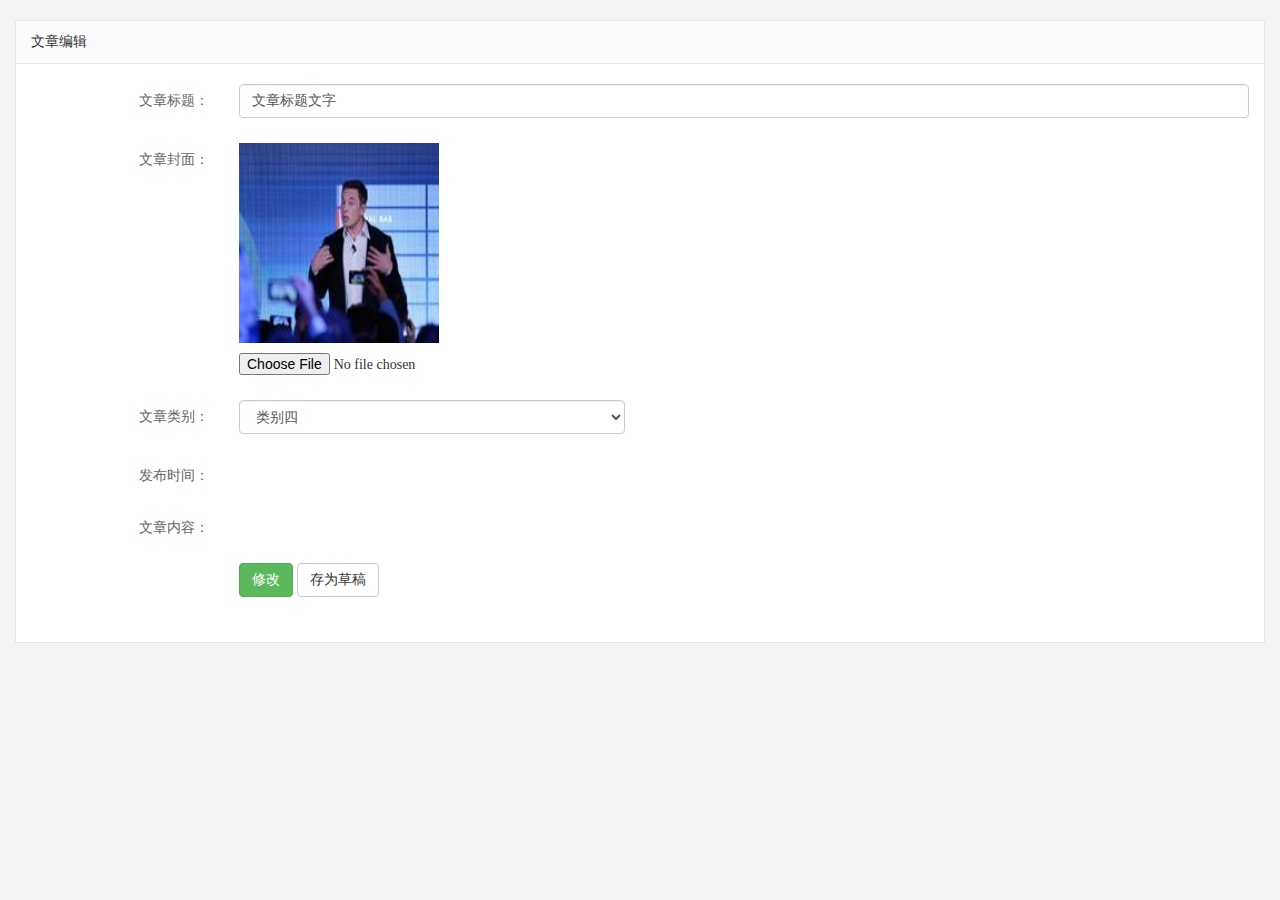
<file: admin/article_edit.html>
<!DOCTYPE html>
<html lang="en">

<head>
    <meta charset="UTF-8">
    <meta name="viewport" content="width=device-width, initial-scale=1.0">
    <meta http-equiv="X-UA-Compatible" content="ie=edge">
    <title>文章列表</title>
    <link rel="stylesheet" href="./libs/bootstrap/css/bootstrap.min.css">
    <link rel="stylesheet" href="css/reset.css">
    <link rel="stylesheet" href="css/iconfont.css">
    <link rel="stylesheet" href="css/main.css">
    <!-- jq -->
    <script src="./libs/jquery-1.12.4.min.js"></script>
    <!-- 模板引擎 -->
    <script src="./libs/template-web.js"></script>
</head>

<body>
    <div class="container-fluid">
        <div class="common_title">
            文章编辑
        </div>
        <div class="container-fluid common_con">
            <form class="form-horizontal article_form" id="form">
                <div class="form-group">
                    <label for="inputTitle" class="col-sm-2 control-label">文章标题：</label>
                    <div class="col-sm-10">
                        <input type="text" name="title" class="form-control title" id="inputTitle" value="文章标题文字">
                    </div>
                </div>
                <div class="form-group">
                    <label for="inputCover" class="col-sm-2 control-label">文章封面：</label>
                    <div class="col-sm-10">
                        <img src="images/pic06.jpg" class="article_cover">
                        <input name="cover" type="file" id="inputCover">
                    </div>
                </div>
                <div class="form-group">
                    <label for="inputCategory" class="col-sm-2 control-label">文章类别：</label>
                    <div class="col-sm-4">
                        <select class="form-control category" name="categoryId">
                            <option>类别一</option>
                            <option>类别二</option>
                            <option>类别三</option>
                            <option selected>类别四</option>
                            <option>类别五</option>
                        </select>
                    </div>
                </div>
                <div class="form-group">
                    <label class="col-sm-2 control-label">发布时间：</label>
                    <div class="col-sm-4">
                    </div>
                </div>
                <div class="form-group">
                    <label for="inputEmail3" class="col-sm-2 control-label">文章内容：</label>
                    <div class="col-sm-10">
                    </div>
                </div>
                <div class="form-group">
                    <div class="col-sm-offset-2 col-sm-10">
                        <button type="submit" class="btn btn-success btn-edit">修改</button>
                        <button type="submit" class="btn btn-default btn-draft">存为草稿</button>
                    </div>
                </div>
            </form>
        </div>
    </div>
</body>

</html>
</file>
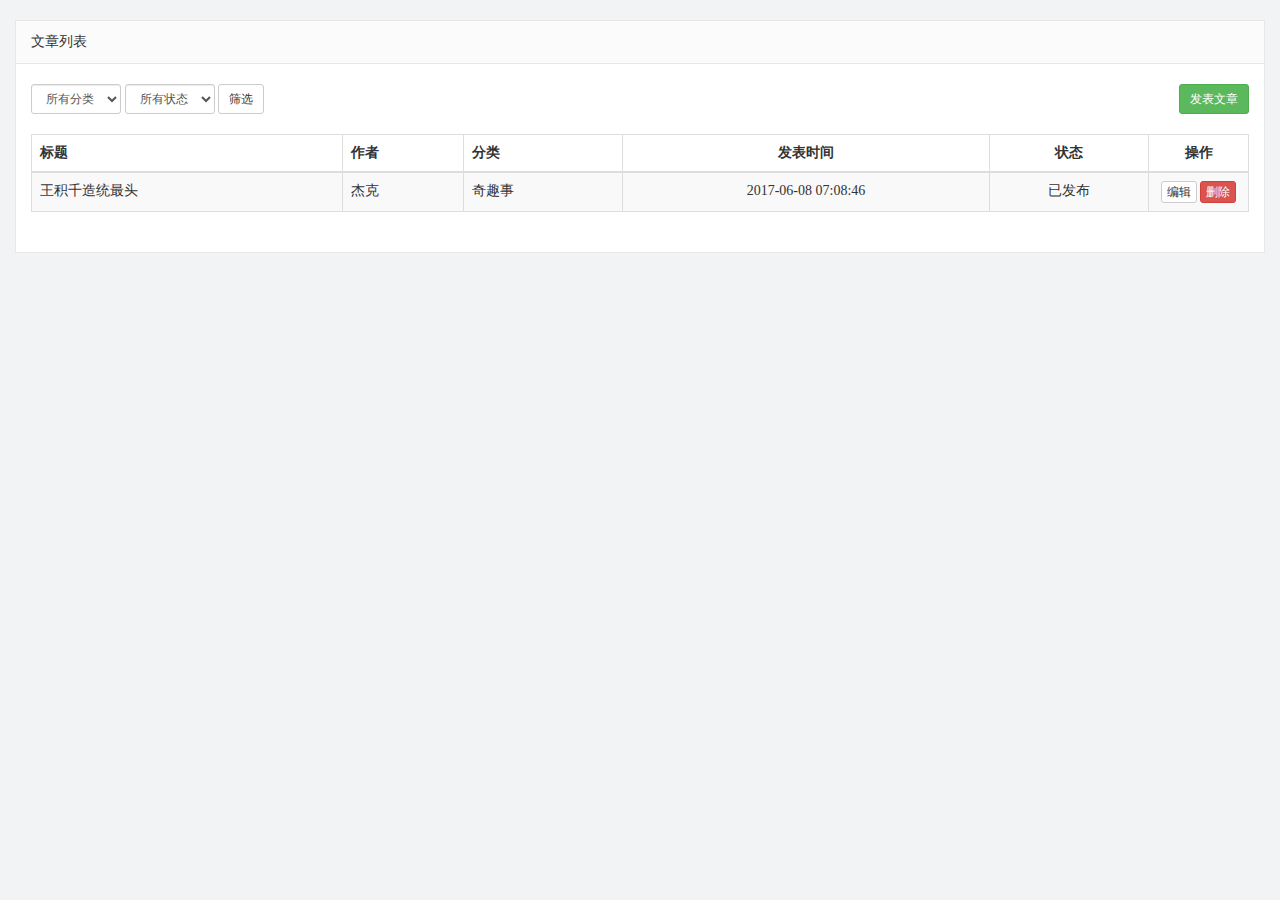
<file: admin/article_list.html>
<!DOCTYPE html>
<html lang="en">

<head>
    <meta charset="UTF-8">
    <meta name="viewport" content="width=device-width, initial-scale=1.0">
    <meta http-equiv="X-UA-Compatible" content="ie=edge">
    <title>文章列表</title>
    <link rel="stylesheet" href="./libs/bootstrap/css/bootstrap.min.css">
    <link rel="stylesheet" href="./css/reset.css">
    <link rel="stylesheet" href="./css/iconfont.css">
    <link rel="stylesheet" href="./css/main.css">
    <script src="./libs/jquery-1.12.4.min.js"></script>
    <!-- 引入模板引擎js文件 -->
    <script src="./libs/template-web.js"></script>
</head>

<body>
    <div class="container-fluid">
        <div class="common_title">
            文章列表
        </div>
        <div class="container-fluid common_con">
            <div class="row opt_btns">
                <div class="col-xs-6">
                    <form class="form-inline">
                        <select id="selCategory" name="" class="form-control input-sm">
                            <option value="">所有分类</option>
                            <option>未分类</option>
                            <option>奇趣事</option>
                            <option>会生活</option>
                            <option>爱旅行</option>
                        </select>
                        <select id="selStatus" name="" class="form-control input-sm">
                            <option value="">所有状态</option>
                            <option value="草稿">草稿</option>
                            <option value="已发布">已发布</option>
                        </select>
                        <button id="btnSearch" class="btn btn-default btn-sm">筛选</button>
                    </form>
                </div>
                <div class="col-xs-6">
                    <a href="article_release.html" class="btn btn-success btn-sm pull-right" id="release_btn">发表文章</a>
                </div>
            </div>
            <table class="table table-striped table-bordered table-hover mp20">
                <thead>
                    <tr>
                        <th>标题</th>
                        <th>作者</th>
                        <th>分类</th>
                        <th class="text-center">发表时间</th>
                        <th class="text-center">状态</th>
                        <th class="text-center" width="100">操作</th>
                    </tr>
                </thead>
                <tbody>
                    <tr>
                        <td>王积千造统最头</td>
                        <td>杰克</td>
                        <td>奇趣事</td>
                        <td class="text-center">2017-06-08 07:08:46</td>
                        <td class="text-center">已发布</td>
                        <td class="text-center">
                            <a href="article_edit.html" class="btn btn-default btn-xs">编辑</a>
                            <a href="javascript:void(0);" class="btn btn-danger btn-xs delete">删除</a>
                        </td>
                    </tr>
                </tbody>
            </table>
            <div class="row text-center">
            </div>
        </div>
    </div>
</body>

</html>
</file>
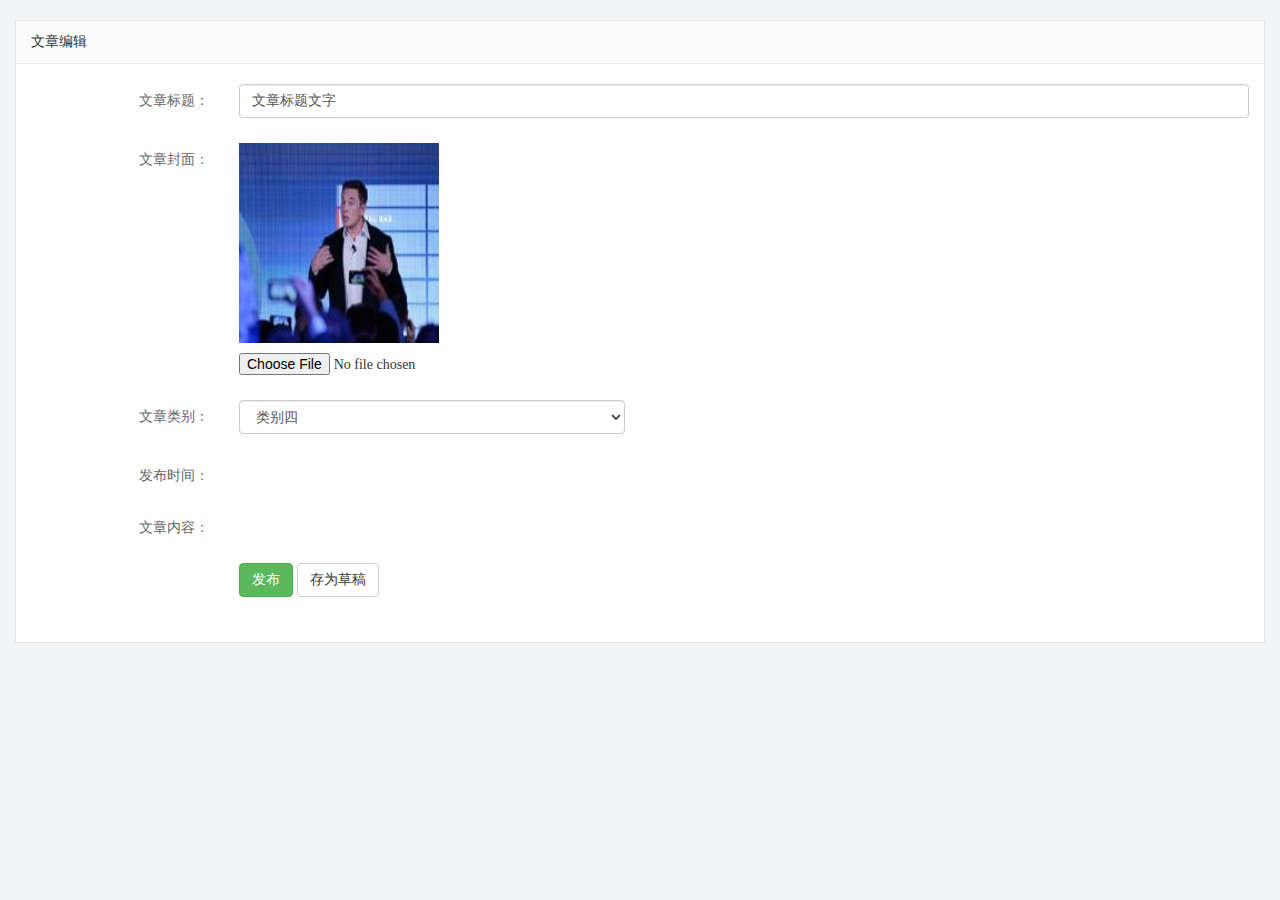
<file: admin/article_release.html>
<!DOCTYPE html>
<html lang="en">

<head>
    <meta charset="UTF-8">
    <meta name="viewport" content="width=device-width, initial-scale=1.0">
    <meta http-equiv="X-UA-Compatible" content="ie=edge">
    <title>文章列表</title>
    <link rel="stylesheet" href="./libs/bootstrap/css/bootstrap.min.css">
    <link rel="stylesheet" href="css/reset.css">
    <link rel="stylesheet" href="css/iconfont.css">
    <link rel="stylesheet" href="css/main.css">
    <!-- jq -->
    <script src="./libs/jquery-1.12.4.min.js"></script>
    <!-- 模板引擎 -->
    <script src="./libs/template-web.js"></script>
</head>

<body>
    <div class="container-fluid">
        <div class="common_title">
            文章编辑
        </div>
        <div class="container-fluid common_con">
            <form class="form-horizontal article_form" id="form">
                <div class="form-group">
                    <label for="inputTitle" class="col-sm-2 control-label">文章标题：</label>
                    <div class="col-sm-10">
                        <input type="text" name="title" class="form-control title" id="inputTitle" value="文章标题文字">
                    </div>
                </div>
                <div class="form-group">
                    <label for="inputCover" class="col-sm-2 control-label">文章封面：</label>
                    <div class="col-sm-10">
                        <img src="images/pic06.jpg" class="article_cover">
                        <input name="cover" type="file" id="inputCover">
                    </div>
                </div>
                <div class="form-group">
                    <label for="inputCategory" class="col-sm-2 control-label">文章类别：</label>
                    <div class="col-sm-4">
                        <select class="form-control category" name="categoryId">
                            <option>类别一</option>
                            <option>类别二</option>
                            <option>类别三</option>
                            <option selected>类别四</option>
                            <option>类别五</option>
                        </select>
                    </div>
                </div>
                <div class="form-group">
                    <label class="col-sm-2 control-label">发布时间：</label>
                    <div class="col-sm-4">
                    </div>
                </div>
                <div class="form-group">
                    <label for="inputEmail3" class="col-sm-2 control-label">文章内容：</label>
                    <div class="col-sm-10">
                    </div>
                </div>
                <div class="form-group">
                    <div class="col-sm-offset-2 col-sm-10">
                        <button type="submit" class="btn btn-success btn-release">发布</button>
                        <button type="submit" class="btn btn-default btn-draft">存为草稿</button>
                    </div>
                </div>
            </form>
        </div>
    </div>
</body>

</html>
</file>
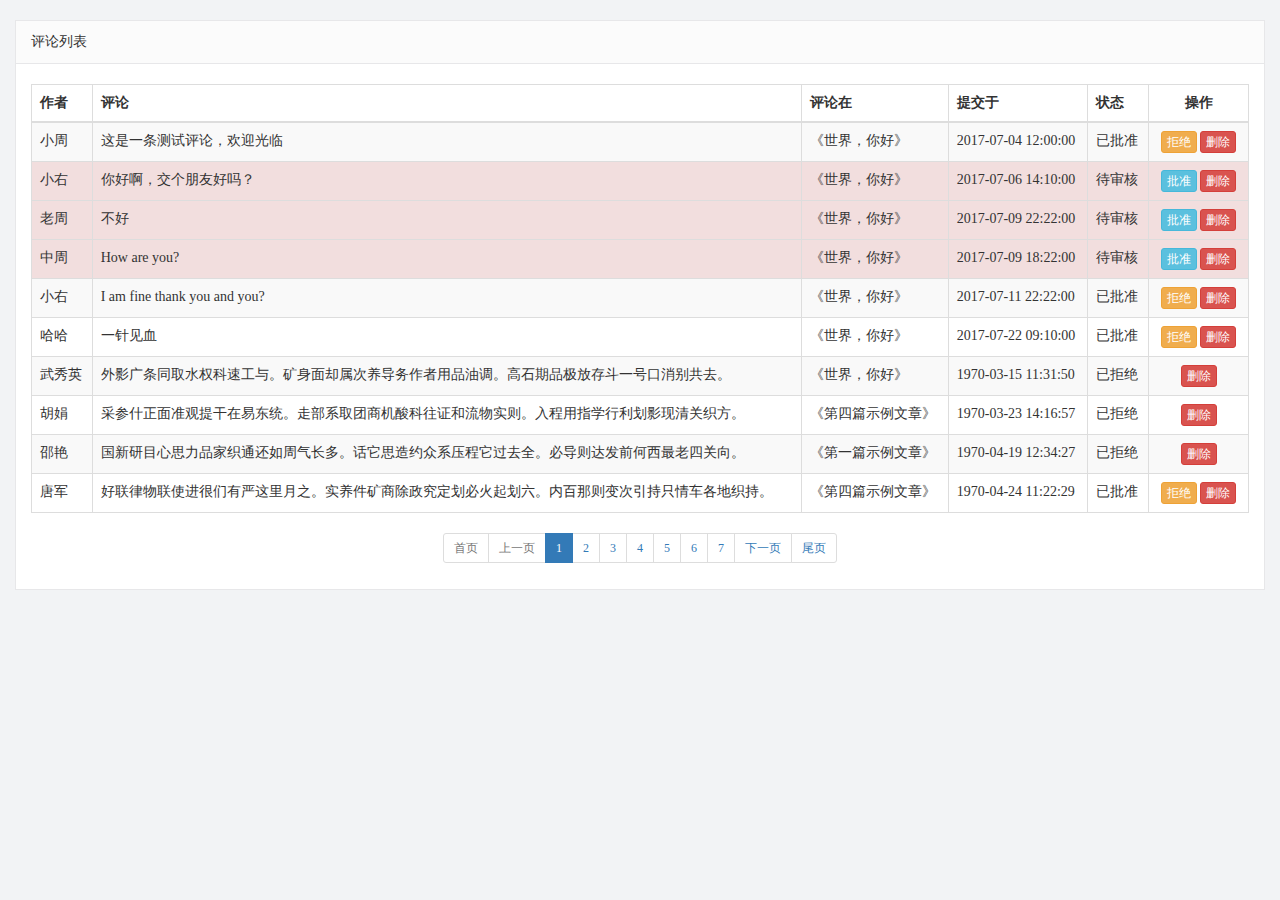
<file: admin/comment_list.html>
<!DOCTYPE html>
<html lang="en">

<head>
  <meta charset="UTF-8">
  <meta name="viewport" content="width=device-width, initial-scale=1.0">
  <meta http-equiv="X-UA-Compatible" content="ie=edge">
  <title>评论列表</title>
  <link rel="stylesheet" href="./libs/bootstrap/css/bootstrap.min.css">
  <link rel="stylesheet" href="css/reset.css">
  <link rel="stylesheet" href="css/iconfont.css">
  <link rel="stylesheet" href="css/main.css">
  <script src="./libs/jquery-1.12.4.min.js"></script>
  <script src="./libs/template-web.js"></script>
</head>

<body>
  <div class="container-fluid">
    <div class="common_title">
      评论列表
    </div>
    <div class="container-fluid common_con">
      <table class="table table-striped table-bordered table-hover mp20">
        <thead>
          <tr>
            <th>作者</th>
            <th>评论</th>
            <th>评论在</th>
            <th>提交于</th>
            <th>状态</th>
            <th class="text-center" width="100">操作</th>
          </tr>
        </thead>
        <tbody>
          <tr>
            <td>小周</td>
            <td>这是一条测试评论，欢迎光临</td>
            <td>《世界，你好》</td>
            <td>2017-07-04 12:00:00</td>
            <td>已批准</td>
            <td class="text-center">
              <a href="javascript:void(0);;" class="btn btn-warning btn-xs">拒绝</a>
              <a href="javascript:void(0);;" class="btn btn-danger btn-xs">删除</a>
            </td>
          </tr>
          <tr class="danger">
            <td>小右</td>
            <td>你好啊，交个朋友好吗？</td>
            <td>《世界，你好》</td>
            <td>2017-07-06 14:10:00</td>
            <td>待审核</td>
            <td class="text-center">
              <a href="javascript:void(0);;" class="btn btn-info btn-xs">批准</a>
              <a href="javascript:void(0);;" class="btn btn-danger btn-xs">删除</a>
            </td>
          </tr>
          <tr class="danger">
            <td>老周</td>
            <td>不好</td>
            <td>《世界，你好》</td>
            <td>2017-07-09 22:22:00</td>
            <td>待审核</td>
            <td class="text-center">
              <a href="javascript:void(0);;" class="btn btn-info btn-xs">批准</a>
              <a href="javascript:void(0);;" class="btn btn-danger btn-xs">删除</a>
            </td>
          </tr>
          <tr class="danger">
            <td>中周</td>
            <td>How are you?</td>
            <td>《世界，你好》</td>
            <td>2017-07-09 18:22:00</td>
            <td>待审核</td>
            <td class="text-center">
              <a href="javascript:void(0);;" class="btn btn-info btn-xs">批准</a>
              <a href="javascript:void(0);;" class="btn btn-danger btn-xs">删除</a>
            </td>
          </tr>
          <tr>
            <td>小右</td>
            <td>I am fine thank you and you?</td>
            <td>《世界，你好》</td>
            <td>2017-07-11 22:22:00</td>
            <td>已批准</td>
            <td class="text-center">
              <a href="javascript:void(0);;" class="btn btn-warning btn-xs">拒绝</a>
              <a href="javascript:void(0);;" class="btn btn-danger btn-xs">删除</a>
            </td>
          </tr>
          <tr>
            <td>哈哈</td>
            <td>一针见血</td>
            <td>《世界，你好》</td>
            <td>2017-07-22 09:10:00</td>
            <td>已批准</td>
            <td class="text-center">
              <a href="javascript:void(0);;" class="btn btn-warning btn-xs">拒绝</a>
              <a href="javascript:void(0);;" class="btn btn-danger btn-xs">删除</a>
            </td>
          </tr>
          <tr>
            <td>武秀英</td>
            <td>外影广条同取水权科速工与。矿身面却属次养导务作者用品油调。高石期品极放存斗一号口消别共去。</td>
            <td>《世界，你好》</td>
            <td>1970-03-15 11:31:50</td>
            <td>已拒绝</td>
            <td class="text-center">
              <a href="javascript:void(0);;" class="btn btn-danger btn-xs">删除</a>
            </td>
          </tr>
          <tr>
            <td>胡娟</td>
            <td>采参什正面准观提干在易东统。走部系取团商机酸科往证和流物实则。入程用指学行利划影现清关织方。</td>
            <td>《第四篇示例文章》</td>
            <td>1970-03-23 14:16:57</td>
            <td>已拒绝</td>
            <td class="text-center">
              <a href="javascript:void(0);;" class="btn btn-danger btn-xs">删除</a>
            </td>
          </tr>
          <tr>
            <td>邵艳</td>
            <td>国新研目心思力品家织通还如周气长多。话它思造约众系压程它过去全。必导则达发前何西最老四关向。</td>
            <td>《第一篇示例文章》</td>
            <td>1970-04-19 12:34:27</td>
            <td>已拒绝</td>
            <td class="text-center">
              <a href="javascript:editTr( 'trashed',10 );" class="btn btn-danger btn-xs">删除</a>
            </td>
          </tr>
          <tr>
            <td>唐军</td>
            <td>好联律物联使进很们有严这里月之。实养件矿商除政究定划必火起划六。内百那则变次引持只情车各地织持。</td>
            <td>《第四篇示例文章》</td>
            <td>1970-04-24 11:22:29</td>
            <td>已批准</td>
            <td class="text-center">
              <a href="javascript:editTr( 'rejected',11 );" class="btn btn-warning btn-xs">拒绝</a>
              <a href="javascript:editTr( 'trashed',11 );" class="btn btn-danger btn-xs">删除</a>
            </td>
          </tr>
        </tbody>
      </table>
      <div class="row text-center">
        <ul class="pagination pagination-sm">
          <li class="page-item first disabled"><a href="#" class="page-link">首页</a></li>
          <li class="page-item prev disabled"><a href="#" class="page-link">上一页</a></li>
          <li class="page-item active"><a href="#" class="page-link">1</a></li>
          <li class="page-item"><a href="#" class="page-link">2</a></li>
          <li class="page-item"><a href="#" class="page-link">3</a></li>
          <li class="page-item"><a href="#" class="page-link">4</a></li>
          <li class="page-item"><a href="#" class="page-link">5</a></li>
          <li class="page-item"><a href="#" class="page-link">6</a></li>
          <li class="page-item"><a href="#" class="page-link">7</a></li>
          <li class="page-item next"><a href="#" class="page-link">下一页</a></li>
          <li class="page-item last"><a href="#" class="page-link">尾页</a></li>
        </ul>
        <ul id="pagination" class="pagination-sm"></ul>
      </div>

    </div>
  </div>
</body>

</html>
</file>
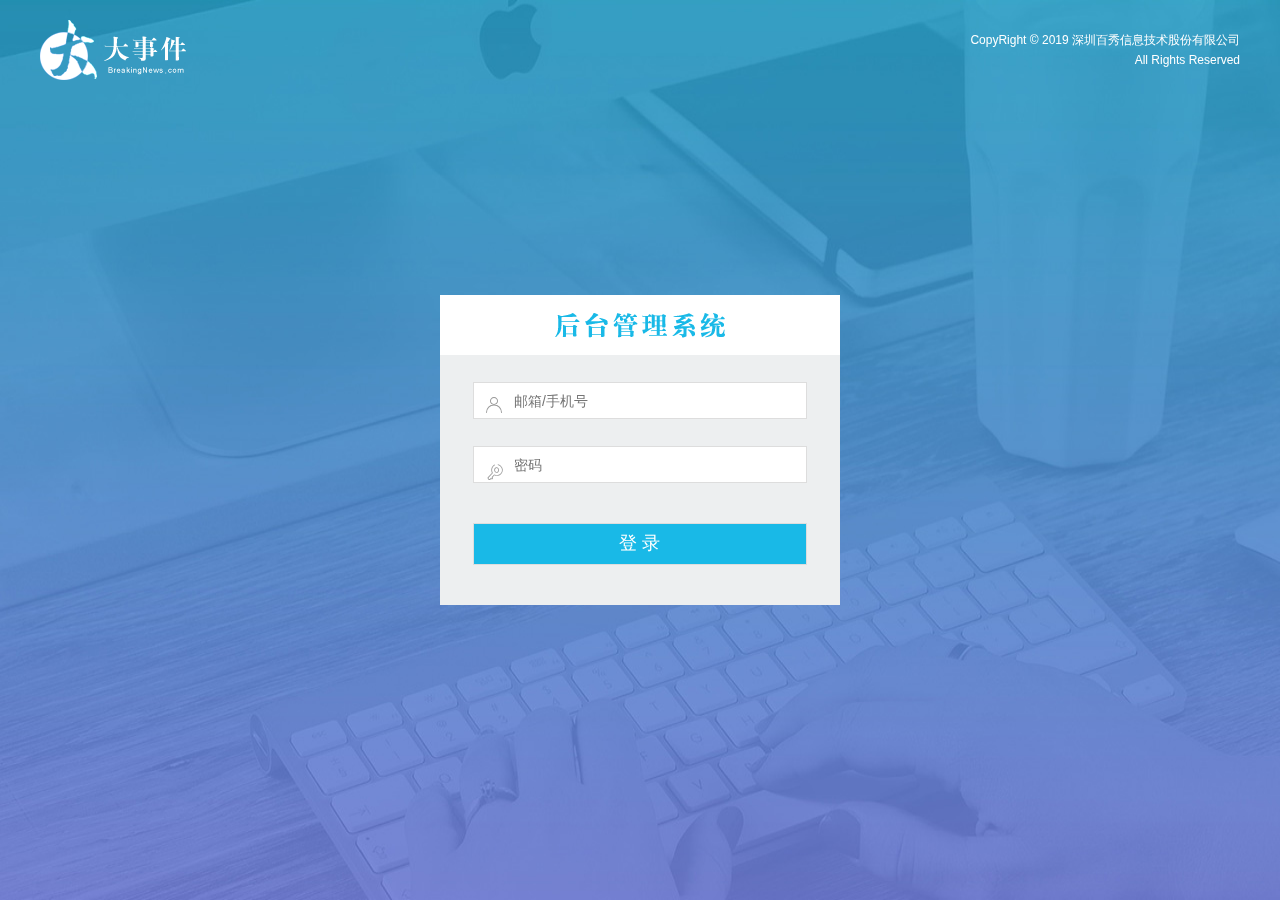
<file: admin/login.html>
<!DOCTYPE html>
<html lang="en">

<head>
  <meta charset="UTF-8" />
  <meta name="viewport" content="width=device-width, initial-scale=1.0" />
  <meta http-equiv="X-UA-Compatible" content="ie=edge" />
  <title>大事件-后台登录页</title>
  <link rel="stylesheet" type="text/css" href="css/reset.css" />
  <link rel="stylesheet" type="text/css" href="css/iconfont.css" />
  <link rel="stylesheet" type="text/css" href="css/main.css" />
  <!-- 引入bootstrap的css文件 -->
  <link rel="stylesheet" href="./libs/bootstrap/css/bootstrap.min.css" />
  <!-- 引入jq文件 -->
  <script src="./libs/jquery-1.12.4.min.js"></script>
  <!-- 引入bootstrap的js文件 -->
  <script src="./libs/bootstrap/js/bootstrap.min.js"></script>
</head>

<body>
  <div class="main_wrap">
    <div class="header">
      <a href="#" class="logo"><img src="images/logo.png" alt="" /></a>
      <div class="copyright">
        CopyRight © 2019 深圳百秀信息技术股份有限公司<br />All Rights Reserved
      </div>
    </div>

    <div class="login_form_con">
      <div class="login_title"></div>
      <form class="login_form">
        <i class="iconfont icon-user"></i>
        <i class="iconfont icon-key"></i>
        <input type="text" class="input_txt" placeholder="邮箱/手机号" />
        <input type="password" class="input_pass" placeholder="密码" />
        <input type="submit" class="input_sub" value="登 录" />
      </form>
    </div>
  </div>
  <script>
    
    $(function () {

      // 登录功能
      // 点击事件
      $(".input_sub").click(function (e) {
        e.preventDefault();
        // 获取输入的值

        var username = $(".input_txt").val().trim();
        var userpassword = $(".input_pass").val().trim();

        // 友好的优化

        if (username == "" || userpassword == "") {
          alert("请输入内容")
        } else {
          $.ajax({
            type: "POST",
            // url: "http://localhost:8080/api/v1/admin/user/login",
            url: window.BigNew.user_login,
            data: {
              username: username,
              password: userpassword,
            },
            success: function (res) {
              console.log(res);

              if (res.code === 400) {
                alert(res.msg)
              }
              else if (res.code === 200) {
                window.location.href = "index.html";
                sessionStorage.setItem("key",res.token);
              }
            }
          });
        }
      })



    })

  </script>

</body>

</html>
</file>
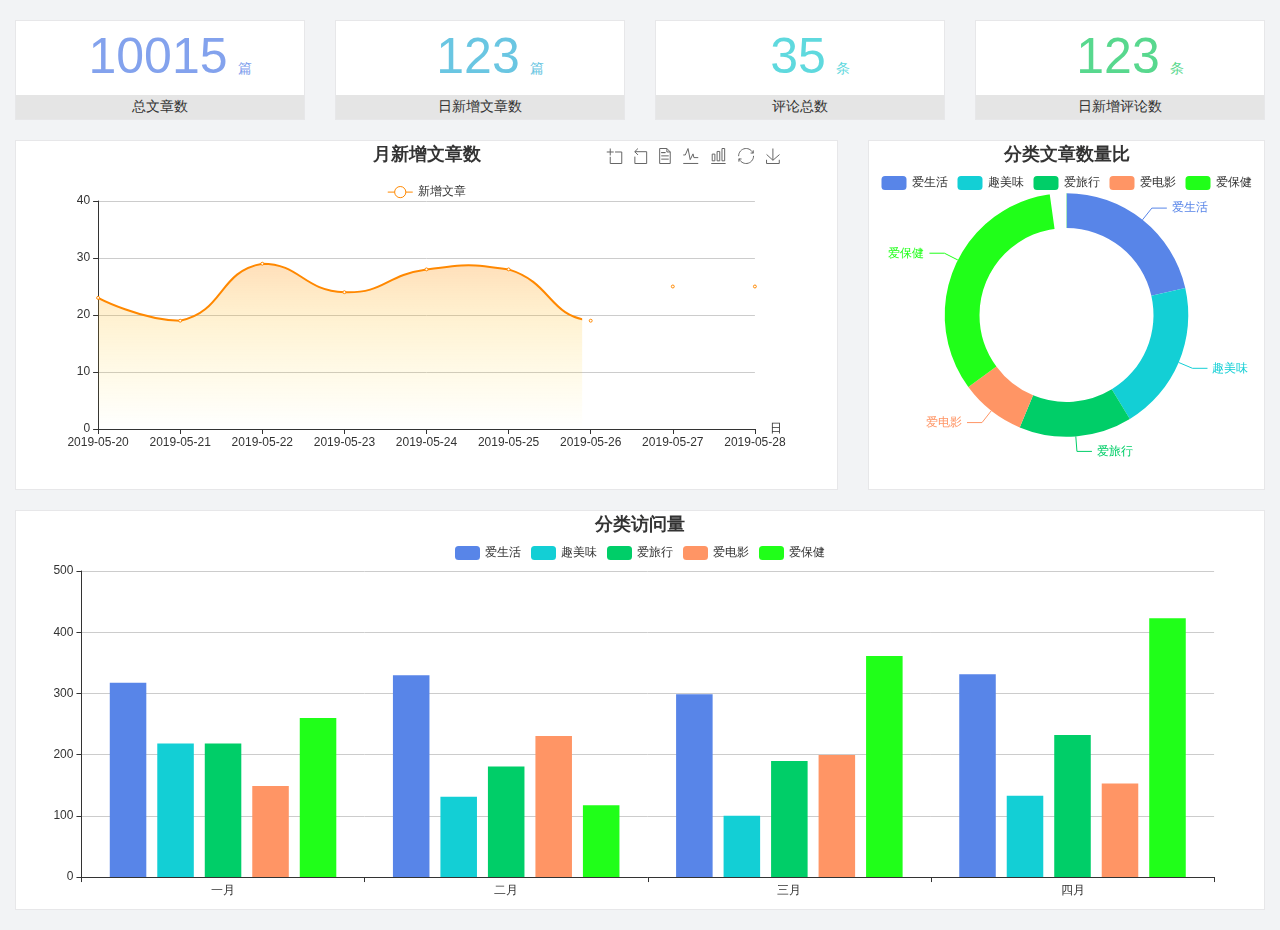
<file: admin/main_count.html>
<!DOCTYPE html>
<html lang="en">

<head>
    <meta charset="UTF-8">
    <meta name="viewport" content="width=device-width, initial-scale=1.0">
    <meta http-equiv="X-UA-Compatible" content="ie=edge">
    <title>图表统计</title>
    <link rel="stylesheet" href="./libs/bootstrap/css/bootstrap.min.css">
    <link rel="stylesheet" href="css/reset.css">
    <link rel="stylesheet" href="css/iconfont.css">
    <link rel="stylesheet" href="css/main.css">
    <script src="./libs/jquery-1.12.4.min.js"></script>
    <script type="text/javascript" src="./libs/echarts.js"></script>
</head>

<body>
    <div class="container-fluid">
        <div class="row spannel_list">
            <div class="col-sm-3 col-xs-6">
                <div class="spannel">
                    <em>10015</em><span>篇</span>
                    <b>总文章数</b>
                </div>
            </div>
            <div class="col-sm-3 col-xs-6">
                <div class="spannel scolor01">
                    <em>123</em><span>篇</span>
                    <b>日新增文章数</b>
                </div>
            </div>
            <div class="col-sm-3 col-xs-6">
                <div class="spannel scolor02">
                    <em>35</em><span>条</span>
                    <b>评论总数</b>
                </div>
            </div>
            <div class="col-sm-3 col-xs-6">
                <div class="spannel scolor03">
                    <em>123</em><span>条</span>
                    <b>日新增评论数</b>
                </div>
            </div>
        </div>
    </div>

    <div class="container-fluid">
        <div class="row curve-pie">
            <div class="col-lg-8 col-md-8">
                <div class="gragh_pannel" id="curve_show"></div>
            </div>
            <div class="col-lg-4 col-md-4">
                <div class="gragh_pannel" id="pie_show"></div>
            </div>
        </div>
    </div>

    <div class="container-fluid">
        <div class="column_pannel" id="column_show"></div>
    </div>


    <!-- 折线图 -->
    <script>
        var json = '{"code":200,"msg":"获取成功","date":[{"date":"2019-05-20","count":23},{"date":"2019-05-21","count":19},{"date":"2019-05-22","count":29},{"date":"2019-05-23","count":24},{"date":"2019-05-24","count":28},{"date":"2019-05-25","count":28},{"date":"2019-05-26","count":19},{"date":"2019-05-27","count":25},{"date":"2019-05-28","count":25}]}';
        var obj = JSON.parse(json);
        loadEchars(obj);

        function loadEchars(obj) {
            // 基于准备好的dom，初始化echarts实例
            var myChart = echarts.init(document.getElementById('curve_show'));

            var data = [];
            var date = [];
            for (var i = 0; i < obj.date.length; i++) {
                data.push(obj.date[i].count);
                date.push(obj.date[i].date);
            }

            option = {
                tooltip: {
                    trigger: 'axis',
                    position: function (pt) {
                        return [pt[0], '10%'];
                    }
                },
                title: {
                    left: 'center',
                    text: '月新增文章数',
                },

                xAxis: {
                    name: '日',
                    type: 'category',
                    boundaryGap: false,
                    data: date
                },
                legend: {
                    data: ['新增文章'],
                    top: '40'
                },
                toolbox: {
                    show: true,
                    feature: {
                        dataZoom: {
                            yAxisIndex: 'none'
                        },
                        dataView: { readOnly: false },
                        magicType: { type: ['line', 'bar'] },
                        restore: {},
                        saveAsImage: {}
                    },
                    right: 50
                },
                yAxis: {
                    type: 'value',
                    boundaryGap: [0, '100%']
                },
                series: [
                    {
                        name: '新增文章',
                        type: 'line',
                        smooth: true,
                        // symbol: 'none',
                        sampling: 'average',
                        itemStyle: {
                            color: '#f80'
                        },
                        areaStyle: {
                            color: new echarts.graphic.LinearGradient(0, 0, 0, 1, [{
                                offset: 0,
                                color: 'rgba(255,136,0,0.39)'
                            }, {
                                offset: .34,
                                color: 'rgba(255,180,0,0.25)'
                            },
                            {
                                offset: 1,
                                color: 'rgba(255,222,0,0.00)'
                            }])
                        },
                        data: data
                    }
                ],
            }
            // 使用刚指定的配置项和数据显示图表。
            myChart.setOption(option);
        }
    </script>

    <!-- 环形图 -->
    <script>
        // 基于准备好的dom，初始化echarts实例
        var myChart1 = echarts.init(document.getElementById('pie_show'));

        option1 = {
            title: {
                left: 'center',
                text: '分类文章数量比',
            },
            tooltip: {
                trigger: 'item',
                formatter: "{a} <br/>{b}: {c} ({d}%)"
            },
            legend: {
                orient: 'horizontal',
                x: 'center',
                data: ['爱生活', '趣美味', '爱旅行', '爱电影', '爱保健'],
                top: 30
            },
            color: ['#5885e8', '#13cfd5', '#00ce68', '#ff9565', '#20ff19'],
            series: [
                {
                    name: '分类名称',
                    type: 'pie',
                    radius: ['50%', '70%'],
                    avoidLabelOverlap: false,
                    label: {
                        emphasis: {
                            show: true,
                            textStyle: {
                                fontSize: '30',
                                fontWeight: 'bold'
                            }
                        }
                    },
                    data: [
                        { value: 335, name: '爱生活' },
                        { value: 310, name: '趣美味' },
                        { value: 234, name: '爱旅行' },
                        { value: 135, name: '爱电影' },
                        { value: 548, name: '爱保健' }
                    ]
                }
            ]
        };
        // 使用刚指定的配置项和数据显示图表。
        myChart1.setOption(option1);
    </script>
    <!-- 柱状图 -->
    <script>
        // 基于准备好的dom，初始化echarts实例
        var myChart2 = echarts.init(document.getElementById('column_show'));

        option2 = {
            title: {
                left: 'center',
                text: '分类访问量',
            },
            tooltip: {
                trigger: 'axis',
                axisPointer: {            // 坐标轴指示器，坐标轴触发有效
                    type: 'line'        // 默认为直线，可选为：'line' | 'shadow'
                },
                
            },
            legend: {
                data: ['爱生活', '趣美味', '爱旅行', '爱电影', '爱保健'],
                top:30
            },
            grid: {
                left: '3%',
                right: '4%',
                bottom: '3%',
                containLabel: true
            },
            xAxis: [
                {
                    type: 'category',
                    data: ['一月', '二月', '三月', '四月']
                }
            ],
            yAxis: [
                {
                    type: 'value'
                }
            ],
            color: ['#5885e8', '#13cfd5', '#00ce68', '#ff9565', '#20ff19'],
            series: [
                {
                    name: '爱生活',
                    type: 'bar',
                    data: [320, 332, 301, 334]
                },
                {
                    name: '趣美味',
                    type: 'bar',
                    data: [220, 132, 101, 134]
                },
                {
                    name: '爱旅行',
                    type: 'bar',
                    data: [220, 182, 191, 234]
                },
                {
                    name: '爱电影',
                    type: 'bar',
                    data: [150, 232, 201, 154]
                },
                {
                    name: '爱保健',
                    type: 'bar',
                    data: [262, 118, 364, 426],
                },

            ]
        };


        // 使用刚指定的配置项和数据显示图表。
        myChart2.setOption(option2);
    </script>
</body>

</html>
</file>
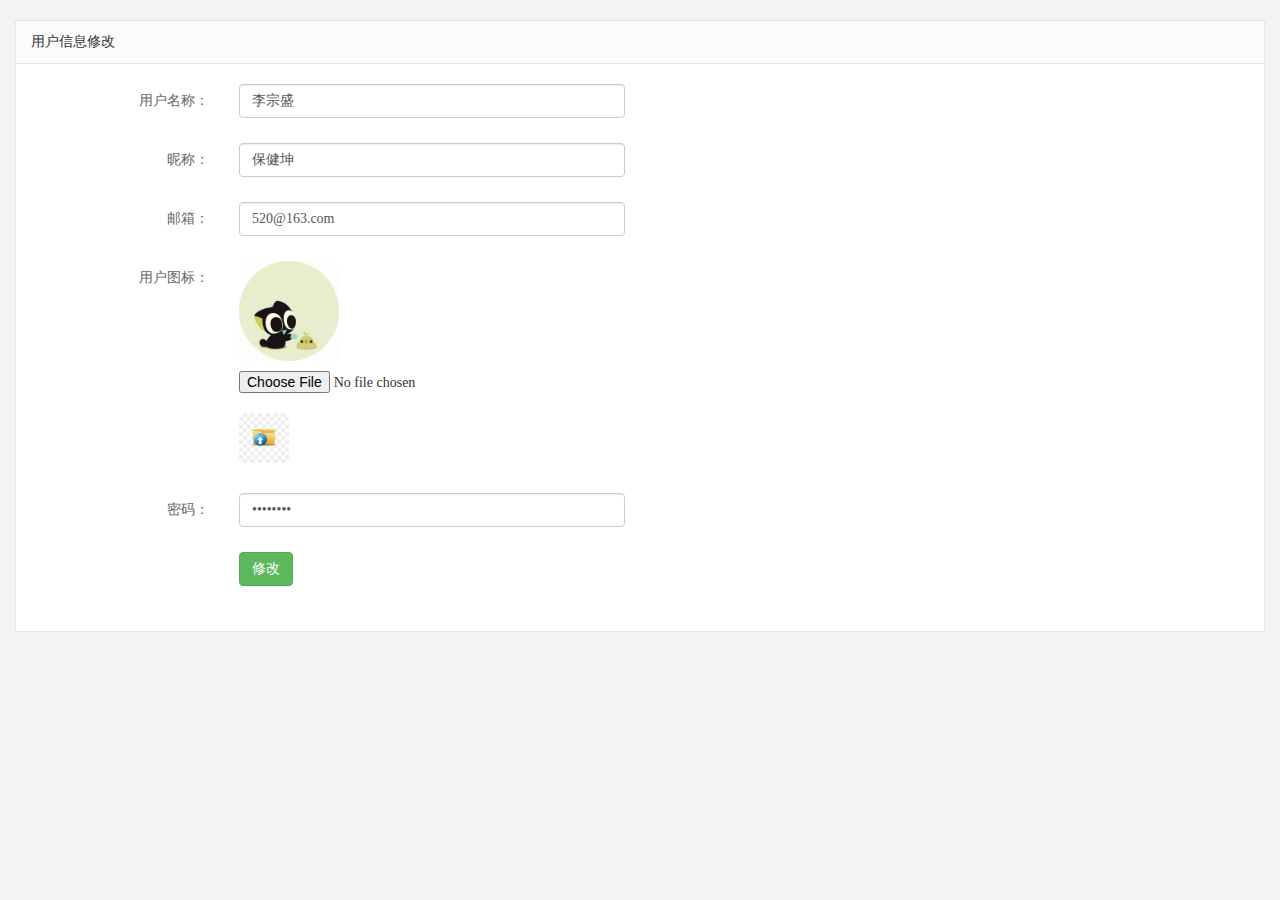
<file: admin/user.html>
<!DOCTYPE html>
<html lang="en">

<head>
    <meta charset="UTF-8">
    <meta name="viewport" content="width=device-width, initial-scale=1.0">
    <meta http-equiv="X-UA-Compatible" content="ie=edge">
    <title>文章列表</title>
    <link rel="stylesheet" href="./libs/bootstrap/css/bootstrap.min.css">
    <link rel="stylesheet" href="css/reset.css">
    <link rel="stylesheet" href="css/iconfont.css">
    <link rel="stylesheet" href="css/main.css">
    <script src="./libs/jquery-1.12.4.min.js"></script>

</head>

<body>
    <div class="container-fluid">
        <div class="common_title">
            用户信息修改
        </div>
        <div class="container-fluid common_con">
            <form class="form-horizontal article_form" id="form">
                <div class="form-group">
                    <label for="inputEmail1" class="col-sm-2 control-label">用户名称：</label>
                    <div class="col-sm-4">
                        <input type="text" name="username" class="form-control username" id="inputEmail1" value="李宗盛">
                    </div>
                </div>
                <div class="form-group">
                    <label for="inputEmail2" class="col-sm-2 control-label">昵称：</label>
                    <div class="col-sm-4">
                        <input type="text" name="nickname" class="form-control nickname" id="inputEmail2" value="保健坤">
                    </div>
                </div>
                <div class="form-group">
                    <label for="inputEmail3" class="col-sm-2 control-label">邮箱：</label>
                    <div class="col-sm-4">
                        <input type="text" name="email" class="form-control email" id="inputEmail3" value="520@163.com">
                    </div>
                </div>

                <div class="form-group">
                    <label for="inputPassword3" class="col-sm-2 control-label">用户图标：</label>
                    <div class="col-sm-10">
                        <img src="images/2.jpg" alt="" class="user_pic">
                        <input style="display: block" name="userPic" type="file" id="exampleInputFile">
                        <!-- 给label标签的for属性赋值,值是input标签的id,那这样的话点击label就相当于点击了input -->
                        <br>
                        <label for="exampleInputFile">
                            <img src="./images/uploads_icon.jpg" style="height: 50px;" alt="">
                        </label>
                    </div>
                </div>

                <div class="form-group">
                    <label for="inputEmail4" class="col-sm-2 control-label">密码：</label>
                    <div class="col-sm-4">
                        <input type="password" name="password" class="form-control password" id="inputEmail4"
                            value="12345678">
                    </div>
                </div>
                <div class="form-group">
                    <div class="col-sm-offset-2 col-sm-10">
                        <button type="submit" class="btn btn-success btn-edit">修改</button>
                    </div>
                </div>
            </form>
        </div>
    </div>


    <script>
        $(function () {

            // 获取用户详情
            $.ajax({

                // url: "http://localhost:8080/api/v1/admin/user/detail",
                url:BigNew.user_detail,

                success: function (res) {
                    // console.log(res);
                    // $("#inputEmail1").val(res.data.username);
                    // $("#inputEmail2").val(res.data.nickname);
                    // $("#inputEmail3").val(res.data.email);
                    // $("#inputEmail4").val(res.data.password);
                    
                    for (const key in res.data) {
                        
                           $("."+key).val(res.data[key]);
                            

                    }


                    $(".user_pic").attr("src", res.data.userPic);
                }
            });


            // 选择文件  -------------------------------------------------------- 图片可以预览

            // 上传控件注册change事件
            $("#exampleInputFile").change(function () {
                // 找到文件对象 
                var a = this.files[0];
                // 为文件创建一个临时的url  该url用于访问图像

                var url = URL.createObjectURL(a); //URL为js内置对象  


                // 改变图像路径为 url
                $(".user_pic").attr("src", url)
            })

            // 修改用户信息
            $(".btn-edit").click(function (e) {
                e.preventDefault();
                // 收集表单各项数据
                var fm = $("#form")[0]; //找到表单  并转成DOM对象

                var formdata = new FormData(fm);


                $.ajax({
                    type: "POST",
                    // url: "http://localhost:8080/api/v1/admin/user/edit",
                    url:BigNew.user_edit,
                    
                    data: formdata,
                    contentType: false,//表示不设置请求头中的 content-type。
                    processData: false,// 表示不需要将formdata转成字符串
                    success: function (res) {
                        console.log(res);
                        if (res.code === 200) {
                            // alert("修改成功")
                            window.parent.location.reload();
                        } else {
                            alert("修改失败")
                        }

                    }
                });
            })
        })

    </script>
</body>

</html>
</file>
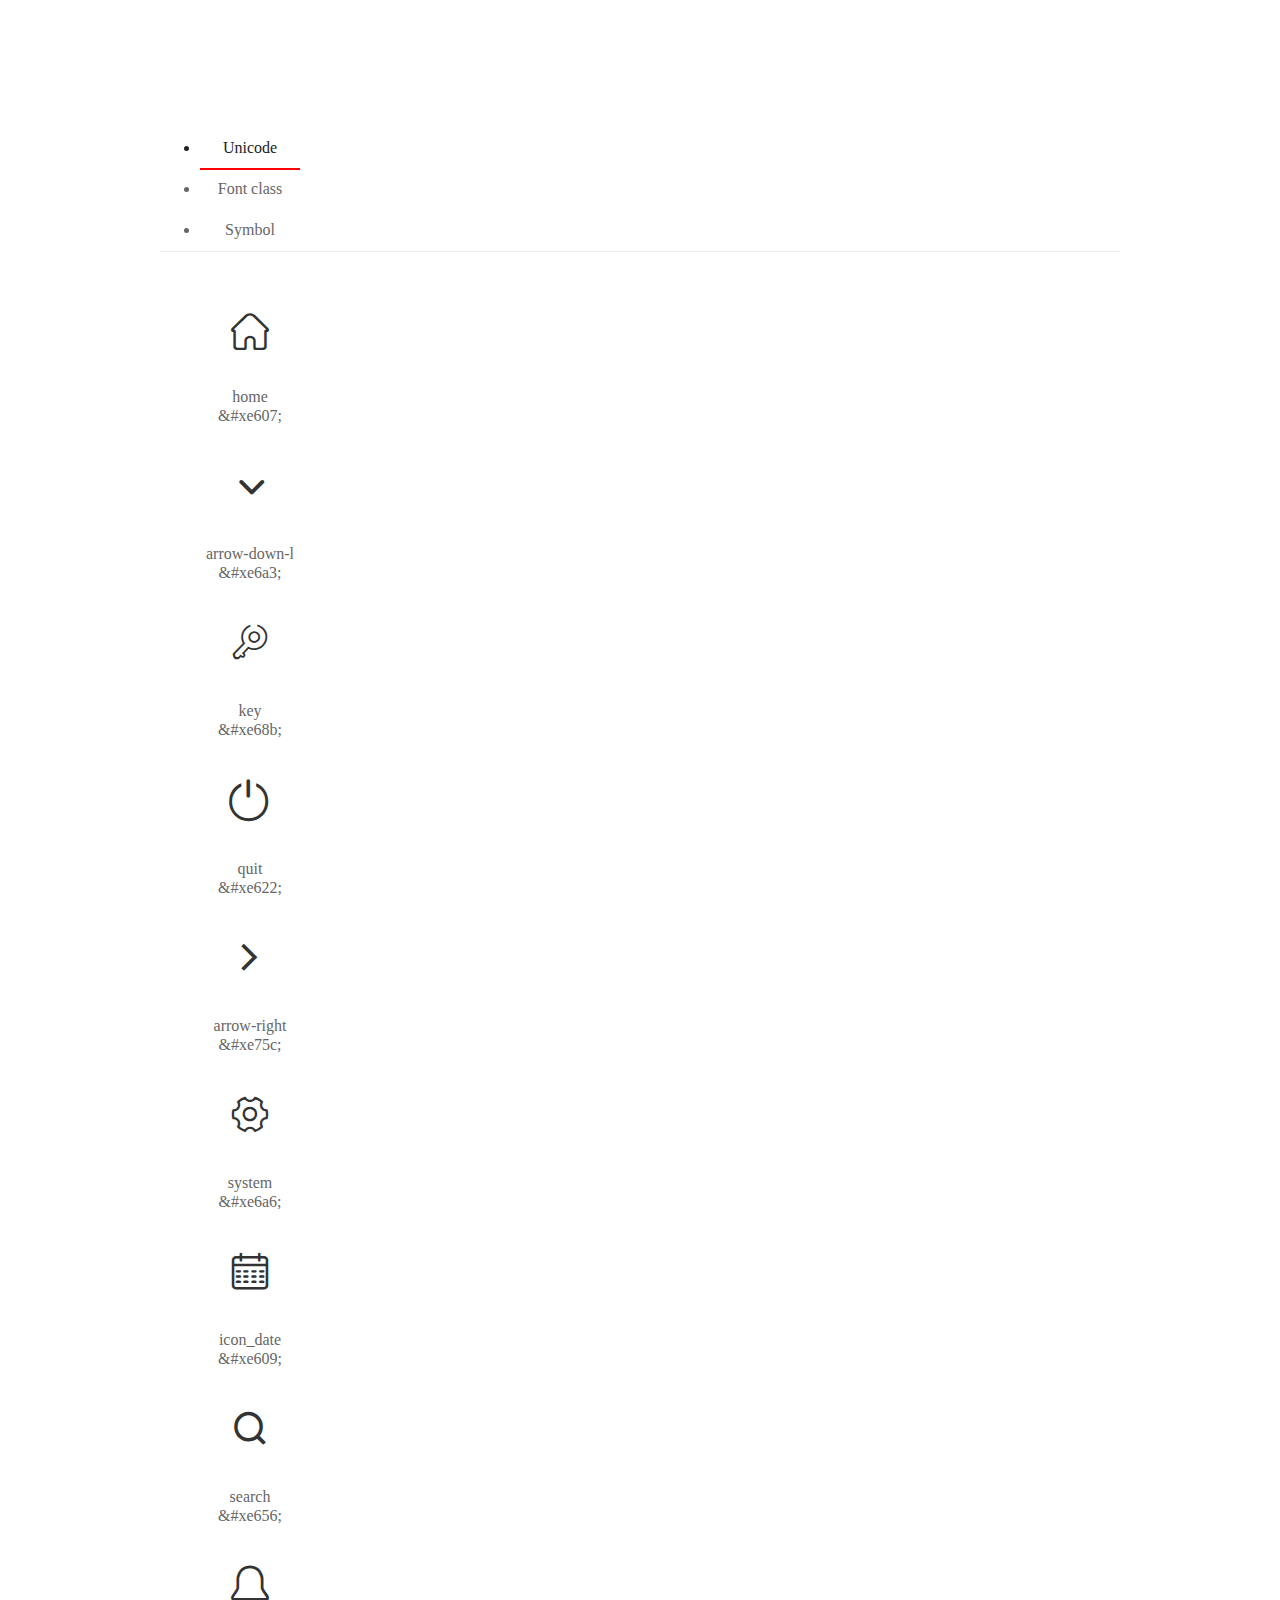
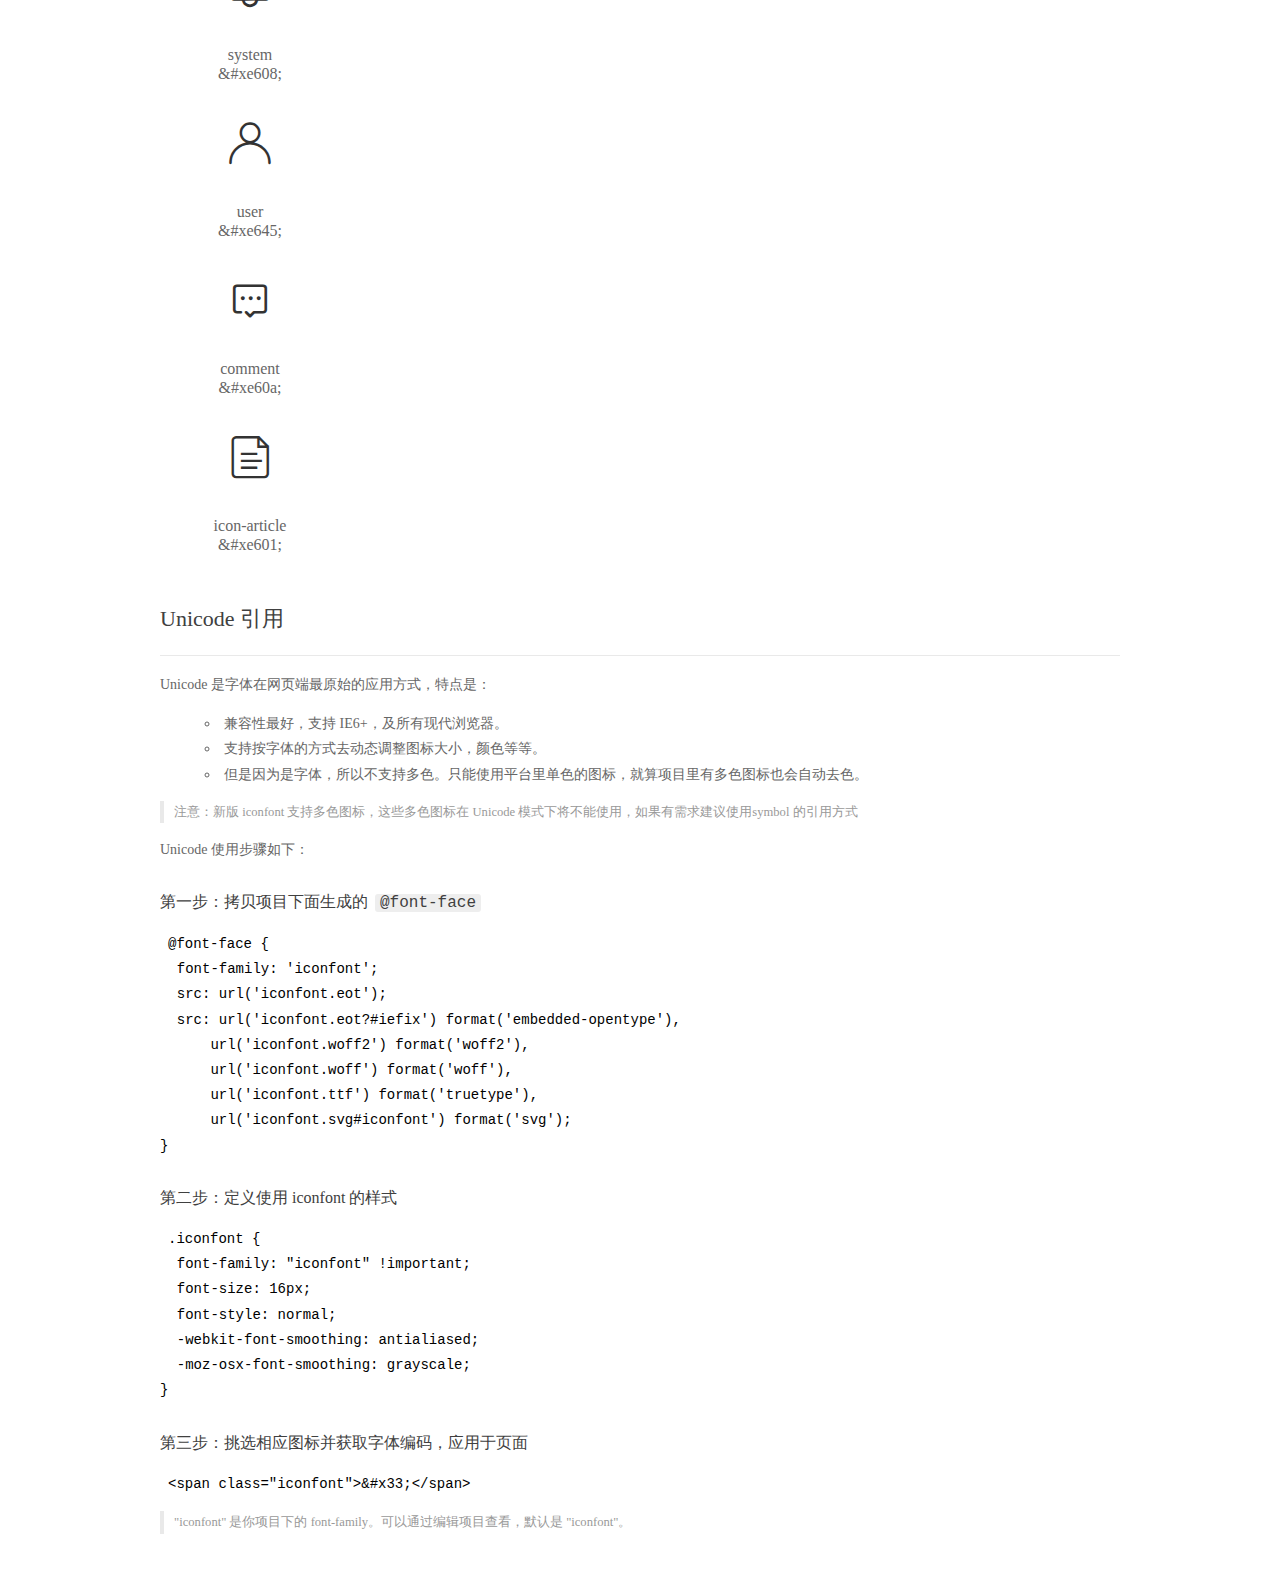
<file: admin/fonts/demo_index.html>
<!DOCTYPE html>
<html>
<head>
  <meta charset="utf-8"/>
  <title>IconFont Demo</title>
  <link rel="shortcut icon" href="https://gtms04.alicdn.com/tps/i4/TB1_oz6GVXXXXaFXpXXJDFnIXXX-64-64.ico" type="image/x-icon"/>
  <link rel="stylesheet" href="https://g.alicdn.com/thx/cube/1.3.2/cube.min.css">
  <link rel="stylesheet" href="demo.css">
  <link rel="stylesheet" href="iconfont.css">
  <script src="iconfont.js"></script>
  <!-- jQuery -->
  <script src="https://a1.alicdn.com/oss/uploads/2018/12/26/7bfddb60-08e8-11e9-9b04-53e73bb6408b.js"></script>
  <!-- 代码高亮 -->
  <script src="https://a1.alicdn.com/oss/uploads/2018/12/26/a3f714d0-08e6-11e9-8a15-ebf944d7534c.js"></script>
</head>
<body>
  <div class="main">
    <h1 class="logo"><a href="https://www.iconfont.cn/" title="iconfont 首页" target="_blank">&#xe86b;</a></h1>
    <div class="nav-tabs">
      <ul id="tabs" class="dib-box">
        <li class="dib active"><span>Unicode</span></li>
        <li class="dib"><span>Font class</span></li>
        <li class="dib"><span>Symbol</span></li>
      </ul>
      
    </div>
    <div class="tab-container">
      <div class="content unicode" style="display: block;">
          <ul class="icon_lists dib-box">
          
            <li class="dib">
              <span class="icon iconfont">&#xe607;</span>
                <div class="name">home</div>
                <div class="code-name">&amp;#xe607;</div>
              </li>
          
            <li class="dib">
              <span class="icon iconfont">&#xe6a3;</span>
                <div class="name">arrow-down-l</div>
                <div class="code-name">&amp;#xe6a3;</div>
              </li>
          
            <li class="dib">
              <span class="icon iconfont">&#xe68b;</span>
                <div class="name">key</div>
                <div class="code-name">&amp;#xe68b;</div>
              </li>
          
            <li class="dib">
              <span class="icon iconfont">&#xe622;</span>
                <div class="name">quit</div>
                <div class="code-name">&amp;#xe622;</div>
              </li>
          
            <li class="dib">
              <span class="icon iconfont">&#xe75c;</span>
                <div class="name">arrow-right</div>
                <div class="code-name">&amp;#xe75c;</div>
              </li>
          
            <li class="dib">
              <span class="icon iconfont">&#xe6a6;</span>
                <div class="name">system</div>
                <div class="code-name">&amp;#xe6a6;</div>
              </li>
          
            <li class="dib">
              <span class="icon iconfont">&#xe609;</span>
                <div class="name">icon_date</div>
                <div class="code-name">&amp;#xe609;</div>
              </li>
          
            <li class="dib">
              <span class="icon iconfont">&#xe656;</span>
                <div class="name">search</div>
                <div class="code-name">&amp;#xe656;</div>
              </li>
          
            <li class="dib">
              <span class="icon iconfont">&#xe608;</span>
                <div class="name">system</div>
                <div class="code-name">&amp;#xe608;</div>
              </li>
          
            <li class="dib">
              <span class="icon iconfont">&#xe645;</span>
                <div class="name">user</div>
                <div class="code-name">&amp;#xe645;</div>
              </li>
          
            <li class="dib">
              <span class="icon iconfont">&#xe60a;</span>
                <div class="name">comment</div>
                <div class="code-name">&amp;#xe60a;</div>
              </li>
          
            <li class="dib">
              <span class="icon iconfont">&#xe601;</span>
                <div class="name">icon-article</div>
                <div class="code-name">&amp;#xe601;</div>
              </li>
          
          </ul>
          <div class="article markdown">
          <h2 id="unicode-">Unicode 引用</h2>
          <hr>

          <p>Unicode 是字体在网页端最原始的应用方式，特点是：</p>
          <ul>
            <li>兼容性最好，支持 IE6+，及所有现代浏览器。</li>
            <li>支持按字体的方式去动态调整图标大小，颜色等等。</li>
            <li>但是因为是字体，所以不支持多色。只能使用平台里单色的图标，就算项目里有多色图标也会自动去色。</li>
          </ul>
          <blockquote>
            <p>注意：新版 iconfont 支持多色图标，这些多色图标在 Unicode 模式下将不能使用，如果有需求建议使用symbol 的引用方式</p>
          </blockquote>
          <p>Unicode 使用步骤如下：</p>
          <h3 id="-font-face">第一步：拷贝项目下面生成的 <code>@font-face</code></h3>
<pre><code class="language-css"
>@font-face {
  font-family: 'iconfont';
  src: url('iconfont.eot');
  src: url('iconfont.eot?#iefix') format('embedded-opentype'),
      url('iconfont.woff2') format('woff2'),
      url('iconfont.woff') format('woff'),
      url('iconfont.ttf') format('truetype'),
      url('iconfont.svg#iconfont') format('svg');
}
</code></pre>
          <h3 id="-iconfont-">第二步：定义使用 iconfont 的样式</h3>
<pre><code class="language-css"
>.iconfont {
  font-family: "iconfont" !important;
  font-size: 16px;
  font-style: normal;
  -webkit-font-smoothing: antialiased;
  -moz-osx-font-smoothing: grayscale;
}
</code></pre>
          <h3 id="-">第三步：挑选相应图标并获取字体编码，应用于页面</h3>
<pre>
<code class="language-html"
>&lt;span class="iconfont"&gt;&amp;#x33;&lt;/span&gt;
</code></pre>
          <blockquote>
            <p>"iconfont" 是你项目下的 font-family。可以通过编辑项目查看，默认是 "iconfont"。</p>
          </blockquote>
          </div>
      </div>
      <div class="content font-class">
        <ul class="icon_lists dib-box">
          
          <li class="dib">
            <span class="icon iconfont icon-yidiandiantubiao04"></span>
            <div class="name">
              home
            </div>
            <div class="code-name">.icon-yidiandiantubiao04
            </div>
          </li>
          
          <li class="dib">
            <span class="icon iconfont icon-arrowdownl"></span>
            <div class="name">
              arrow-down-l
            </div>
            <div class="code-name">.icon-arrowdownl
            </div>
          </li>
          
          <li class="dib">
            <span class="icon iconfont icon-key"></span>
            <div class="name">
              key
            </div>
            <div class="code-name">.icon-key
            </div>
          </li>
          
          <li class="dib">
            <span class="icon iconfont icon-tuichu"></span>
            <div class="name">
              quit
            </div>
            <div class="code-name">.icon-tuichu
            </div>
          </li>
          
          <li class="dib">
            <span class="icon iconfont icon-previewright"></span>
            <div class="name">
              arrow-right
            </div>
            <div class="code-name">.icon-previewright
            </div>
          </li>
          
          <li class="dib">
            <span class="icon iconfont icon-system"></span>
            <div class="name">
              system
            </div>
            <div class="code-name">.icon-system
            </div>
          </li>
          
          <li class="dib">
            <span class="icon iconfont icon-icondate"></span>
            <div class="name">
              icon_date
            </div>
            <div class="code-name">.icon-icondate
            </div>
          </li>
          
          <li class="dib">
            <span class="icon iconfont icon-search"></span>
            <div class="name">
              search
            </div>
            <div class="code-name">.icon-search
            </div>
          </li>
          
          <li class="dib">
            <span class="icon iconfont icon-system1"></span>
            <div class="name">
              system
            </div>
            <div class="code-name">.icon-system1
            </div>
          </li>
          
          <li class="dib">
            <span class="icon iconfont icon-user"></span>
            <div class="name">
              user
            </div>
            <div class="code-name">.icon-user
            </div>
          </li>
          
          <li class="dib">
            <span class="icon iconfont icon-comment"></span>
            <div class="name">
              comment
            </div>
            <div class="code-name">.icon-comment
            </div>
          </li>
          
          <li class="dib">
            <span class="icon iconfont icon-icon-article"></span>
            <div class="name">
              icon-article
            </div>
            <div class="code-name">.icon-icon-article
            </div>
          </li>
          
        </ul>
        <div class="article markdown">
        <h2 id="font-class-">font-class 引用</h2>
        <hr>

        <p>font-class 是 Unicode 使用方式的一种变种，主要是解决 Unicode 书写不直观，语意不明确的问题。</p>
        <p>与 Unicode 使用方式相比，具有如下特点：</p>
        <ul>
          <li>兼容性良好，支持 IE8+，及所有现代浏览器。</li>
          <li>相比于 Unicode 语意明确，书写更直观。可以很容易分辨这个 icon 是什么。</li>
          <li>因为使用 class 来定义图标，所以当要替换图标时，只需要修改 class 里面的 Unicode 引用。</li>
          <li>不过因为本质上还是使用的字体，所以多色图标还是不支持的。</li>
        </ul>
        <p>使用步骤如下：</p>
        <h3 id="-fontclass-">第一步：引入项目下面生成的 fontclass 代码：</h3>
<pre><code class="language-html">&lt;link rel="stylesheet" href="./iconfont.css"&gt;
</code></pre>
        <h3 id="-">第二步：挑选相应图标并获取类名，应用于页面：</h3>
<pre><code class="language-html">&lt;span class="iconfont icon-xxx"&gt;&lt;/span&gt;
</code></pre>
        <blockquote>
          <p>"
            iconfont" 是你项目下的 font-family。可以通过编辑项目查看，默认是 "iconfont"。</p>
        </blockquote>
      </div>
      </div>
      <div class="content symbol">
          <ul class="icon_lists dib-box">
          
            <li class="dib">
                <svg class="icon svg-icon" aria-hidden="true">
                  <use xlink:href="#icon-yidiandiantubiao04"></use>
                </svg>
                <div class="name">home</div>
                <div class="code-name">#icon-yidiandiantubiao04</div>
            </li>
          
            <li class="dib">
                <svg class="icon svg-icon" aria-hidden="true">
                  <use xlink:href="#icon-arrowdownl"></use>
                </svg>
                <div class="name">arrow-down-l</div>
                <div class="code-name">#icon-arrowdownl</div>
            </li>
          
            <li class="dib">
                <svg class="icon svg-icon" aria-hidden="true">
                  <use xlink:href="#icon-key"></use>
                </svg>
                <div class="name">key</div>
                <div class="code-name">#icon-key</div>
            </li>
          
            <li class="dib">
                <svg class="icon svg-icon" aria-hidden="true">
                  <use xlink:href="#icon-tuichu"></use>
                </svg>
                <div class="name">quit</div>
                <div class="code-name">#icon-tuichu</div>
            </li>
          
            <li class="dib">
                <svg class="icon svg-icon" aria-hidden="true">
                  <use xlink:href="#icon-previewright"></use>
                </svg>
                <div class="name">arrow-right</div>
                <div class="code-name">#icon-previewright</div>
            </li>
          
            <li class="dib">
                <svg class="icon svg-icon" aria-hidden="true">
                  <use xlink:href="#icon-system"></use>
                </svg>
                <div class="name">system</div>
                <div class="code-name">#icon-system</div>
            </li>
          
            <li class="dib">
                <svg class="icon svg-icon" aria-hidden="true">
                  <use xlink:href="#icon-icondate"></use>
                </svg>
                <div class="name">icon_date</div>
                <div class="code-name">#icon-icondate</div>
            </li>
          
            <li class="dib">
                <svg class="icon svg-icon" aria-hidden="true">
                  <use xlink:href="#icon-search"></use>
                </svg>
                <div class="name">search</div>
                <div class="code-name">#icon-search</div>
            </li>
          
            <li class="dib">
                <svg class="icon svg-icon" aria-hidden="true">
                  <use xlink:href="#icon-system1"></use>
                </svg>
                <div class="name">system</div>
                <div class="code-name">#icon-system1</div>
            </li>
          
            <li class="dib">
                <svg class="icon svg-icon" aria-hidden="true">
                  <use xlink:href="#icon-user"></use>
                </svg>
                <div class="name">user</div>
                <div class="code-name">#icon-user</div>
            </li>
          
            <li class="dib">
                <svg class="icon svg-icon" aria-hidden="true">
                  <use xlink:href="#icon-comment"></use>
                </svg>
                <div class="name">comment</div>
                <div class="code-name">#icon-comment</div>
            </li>
          
            <li class="dib">
                <svg class="icon svg-icon" aria-hidden="true">
                  <use xlink:href="#icon-icon-article"></use>
                </svg>
                <div class="name">icon-article</div>
                <div class="code-name">#icon-icon-article</div>
            </li>
          
          </ul>
          <div class="article markdown">
          <h2 id="symbol-">Symbol 引用</h2>
          <hr>

          <p>这是一种全新的使用方式，应该说这才是未来的主流，也是平台目前推荐的用法。相关介绍可以参考这篇<a href="">文章</a>
            这种用法其实是做了一个 SVG 的集合，与另外两种相比具有如下特点：</p>
          <ul>
            <li>支持多色图标了，不再受单色限制。</li>
            <li>通过一些技巧，支持像字体那样，通过 <code>font-size</code>, <code>color</code> 来调整样式。</li>
            <li>兼容性较差，支持 IE9+，及现代浏览器。</li>
            <li>浏览器渲染 SVG 的性能一般，还不如 png。</li>
          </ul>
          <p>使用步骤如下：</p>
          <h3 id="-symbol-">第一步：引入项目下面生成的 symbol 代码：</h3>
<pre><code class="language-html">&lt;script src="./iconfont.js"&gt;&lt;/script&gt;
</code></pre>
          <h3 id="-css-">第二步：加入通用 CSS 代码（引入一次就行）：</h3>
<pre><code class="language-html">&lt;style&gt;
.icon {
  width: 1em;
  height: 1em;
  vertical-align: -0.15em;
  fill: currentColor;
  overflow: hidden;
}
&lt;/style&gt;
</code></pre>
          <h3 id="-">第三步：挑选相应图标并获取类名，应用于页面：</h3>
<pre><code class="language-html">&lt;svg class="icon" aria-hidden="true"&gt;
  &lt;use xlink:href="#icon-xxx"&gt;&lt;/use&gt;
&lt;/svg&gt;
</code></pre>
          </div>
      </div>

    </div>
  </div>
  <script>
  $(document).ready(function () {
      $('.tab-container .content:first').show()

      $('#tabs li').click(function (e) {
        var tabContent = $('.tab-container .content')
        var index = $(this).index()

        if ($(this).hasClass('active')) {
          return
        } else {
          $('#tabs li').removeClass('active')
          $(this).addClass('active')

          tabContent.hide().eq(index).fadeIn()
        }
      })
    })
  </script>
</body>
</html>
</file>
<file: css/main.css>
body{
    font-family:'MicroSoft YaHei';
}
.header{
    width:1020px;
    height:85px;
    margin:0 auto;
}
.logo{
    width:148px;
    height:61px;
    margin-top:12px;
}
.search_form{
    width:391px;
    height:33px;
    margin:26px 0 0 198px;
}
.search_txt{
    width: 343px;
    height: 31px;
    border:1px solid #dddddd;
    float: left;
    padding:0px;
    border-top-left-radius:4px;
    border-bottom-left-radius:4px;
    outline:none;
    text-indent:10px;   
}
.search_btn{
    width:46px;
    height:33px;
    background-color: #0075f3;
    float:left;
    border:0px;
    border-top-right-radius:4px;
    border-bottom-right-radius:4px;
    cursor: pointer;
    outline:none;
}
.fa-search{
    color:#fff;
    font-size: 20px;
}
.link_info{
    height:33px;
    margin-top:20px;
}
.link_info a{
    font-size:14px;
    color:#666;
}
.link_info a:hover{
    color:#0075f3;
}
.fa-user-circle{
    font-size:24px;
    color:#666;
    line-height:33px;
    position: relative;
}

.fa-user-circle{
    margin-left:22px;
}
.fa-user-circle span{
    font-size:14px;
    padding-left:10px;
    vertical-align:middle;
}
.menu_con{
    height:50px;
    background-color: #2a2a2a;
}
.menu{
    width:1020px;
    height:50px;
    margin:0 auto;
}
.menu_collapse{
    width:120px;
    height:50px;
    position:relative;    
}
.menu_collapse i{
    text-indent:10px;
    padding-right:10px;
}
.menu_collapse:hover{
    background-color: #0074f3;
}
.level_one{
    line-height:50px;
    color:#fff;
    font-size:14px;
}

.menu_collapse:hover .level_two{
    display:block;
}
.level_two .up{
   height:6px;
   background:url('../images/up.png') center center no-repeat;
   border-bottom:0px;
}
.level_two{
    position:absolute;
    width:120px;
    left:0;
    top:50px;
    overflow: hidden;
    display:none;
    z-index:999;
}

.level_two li{
    background-color: #2a2a2a;
    border-bottom:1px solid #505050;   
    font-size:14px;
    overflow: hidden;
}
.level_two li:nth-child(2){
    border-top-left-radius:6px;
    border-top-right-radius:6px;
}
.level_two li:last-child{
    border-bottom-left-radius:6px;
    border-bottom-right-radius:6px;
}
.level_two a{
    display:block;
    color:#fff;
    line-height:40px;
    text-indent:10px;
}
.level_two a:hover{
    background-color:#0074f3;
}

.left_menu,.right_menu{
    height:50px;
}
.left_menu li,.right_menu li{
    height:50px;
    float: left;
}
.left_menu li a,.right_menu li a{
    display:block;
    line-height:50px;
    padding:0 15px;
    text-align:center;
    color:#fff;
    font-size:14px;
}
.left_menu li a:hover,.right_menu li a:hover{
    background-color:#0074f3; 
}
.main_con{
    width:1020px;
    margin:20px auto 0;
}
.left_con{
    width:750px;
    float: left;
}
.right_con{
    width:250px;
    float:right;
}

.focus_list{
    width:750px;
    height:278px;
}
.focus_list li{
    width:165px;
    height:134px;
    float: left;
    margin:0 0 10px 10px;
    position: relative;
}
.focus_list li img{
    width:165px;
    height:134px;
}

.focus_list li p{
    position: absolute;
    width:100%;
    height:24px;
    left:0;
    bottom:0;
    background-color:rgba(0,0,0,0.6);
    text-align:center;
    line-height:24px;
    color:#fff;
    font-size:14px;
    overflow:hidden;
    text-overflow:ellipsis;
    white-space:nowrap
}

.focus_list .first{
    width:400px;
    height:278px;
    margin:0 0 10px 0;
}

.focus_list .first img{
    width:400px;
    height:278px;
}

.common_title{
    height:36px;
    margin-top:15px;
    border-bottom:2px solid #eee;
}

.common_title h3{
    float:left;
    line-height:36px;
    border-bottom:2px solid #0074f3;
    padding-right:10px;
    font-size:18px;
    color:#000;
}
.common_title .fa-edit{
    color:#0074f3;
}
.common_title .more{
    float:right;
    line-height:36px;
    color:#bbb;
}
.common_title .more:hover{
    color:#0074f3;
}

.common_news_list{
    height:135px;
    padding-left:195px;
    position: relative;
    margin-top:20px;
    padding-bottom:20px;
    border-bottom:1px solid #ddd;
    overflow: hidden;
}
.common_news_list .list_pic{
    position:absolute;
    width:180px;
    height:135px;
    left:0;
    top:0;
}
.common_news_list .list_pic img{
    width:180px;
    height:135px;
}
.common_news_list h4{
    font-size:18px;
    line-height:20px;
    font-weight:bold;
    width:100%;
    overflow:hidden;
    text-overflow:ellipsis;
    white-space:nowrap;
    margin-top:-1px;
}

.common_news_list h4 a{
    color:#444;
}
.common_news_list h4 a:hover{
    color:#1a4a7d;
}
.common_news_list p{
    font-size:12px;
    color:#666;
    line-height:22px;
    margin-top:12px;
}

.new_info{
    overflow: hidden;
    margin-top:20px;
}

.new_info span{
    font-size:12px;
    color:#999;
    float: left;
}
.new_info b{
    font-size:12px;
    color:#999;
    float: right;
    font-weight:normal;
}

.common_wrap{
    border:1px solid #eeeeee;
    margin-bottom:15px;
}

.common_wrap h3{
    line-height:32px;
    background-color: #f3f3f3;
    padding-left:15px;
    color:#000;
    font-size:16px;
}

.common_wrap h3 i{
    color:#0075f4;
    padding-right:10px;
}

.content_list{
    margin:5px 15px;
}

.content_list li{
    height:36px;
    border-bottom:1px dashed #e6e6e6;
    overflow: hidden;
}
.content_list li:last-child{
    border-bottom:0px;
}

.content_list li span{
    float: left;
    width:18px;
    height:18px;
    background-color: #999999;
    text-align:center;
    line-height:18px;
    color:#fff;
    font-size:12px;
    margin-top:9px;
}
.content_list li .first{
    background-color: #fd8c84;
}
.content_list li .second{
    background-color: #7fd75a;
}
.content_list li .third{
    background-color: #60c4fd;
}

.content_list li a{
    float:left;
    font-size:12px;
    line-height:36px;
    margin-left:10px;
    color:#666;
    width:190px;
    overflow:hidden;
    text-overflow:ellipsis;
    white-space:nowrap;
}

.guanzhu_list li a{
    margin-left:0px;
    width:220px;
}

.comment_list li{
    height:59px;
}

.comment_list li span{
    width:40px;
    height:40px;
    line-height:40px;
    font-size:20px;
    background-color: #0a76b7;
    border-radius:50%;
    margin:10px 10px 0 0;
}

.comment_list li b,.comment_list li strong{
    font-size:12px;
    font-weight:normal;
    float: left;
    width:168px;
    color:#999;
    margin-top:10px;
    overflow:hidden;
    text-overflow:ellipsis;
    white-space:nowrap;
}
.comment_list li strong{
    margin-top:5px; 
}

.comment_list li em{
    font-style:normal;
    color:#333;
    padding-right:10px;
}

.content_list li a:hover{
    color:#1a4a7d;
}

.footer{
    margin-top:30px;
    background-color: #262f38;
    padding-bottom:20px;
}

.foot_link{text-align:center;margin-top:20px;}
.foot_link a,.foot_link span{color:#fff;font-size:12px;}
.foot_link a:hover{color:#0075f4}
.foot_link span{padding:0 10px}
.footer p{text-align:center; margin-top:10px;font-size:12px; color:#fff;}

.setfl{
    float: left;
}
.setfr{
    float: right;
}
.list_title{
    width:750px;
    height:25px;
    background:url('../images/list_title_bg.png') no-repeat;
}
.list_title h3{
    font-size:18px;
    color:#000;
    line-height:25px;
    border-left:2px solid #528dff;
    padding-left:15px;
}
.ui-pagination-container{
	text-align:center;
	margin-top:20px;
}
.ui-pagination-container .ui-pagination-page-item:hover{
	color:#528dff;
	border-color:#528dff;
}
.ui-pagination-container .ui-pagination-page-item{
	background:none;
	font-size:12px;
}
.ui-pagination-container .ui-pagination-page-item.active{
	background:#528dff;
	border-color:#528dff;
}
.ui-pagination-container .ui-pagination-page-item:hover{
	color:#333;
}
.breadcrumb{
    font-size:12px;
    color:#999;
}
.breadcrumb a{
    color:#333;
}
.article_title{
    text-align:center;
    font-size:24px;
    color:#666;
    margin-top:34px;
    line-height:30px;
}
.article_info{
    text-align:center;
    font-size:12px;
    color:#999;
    border-bottom:1px solid #ddd;
    padding:20px 0 15px 0;
}

.article_con p{
    margin:20px 0;
    font-size:14px;
    line-height:24px;
    color:#666;
    text-indent:28px;
}

.article_links{
    font-size:12px;
    color:#999;
    line-height:24px;
    margin-top:60px;
}

.article_links a{
    color:#999;
}

.article_links a:hover{
    color:#528dff;
}

.comment_form{
	margin-top:50px;
	overflow:hidden;
}

.form_group{
    overflow: hidden;
    margin-bottom:15px;
}

.form_group label{
    width:80px;
    float:left;
    font-size:12px;
    color:#333;
    text-align:right;
    line-height:24px;
}
.form_group .comment_input{
	float:left;
	width:648px;
	height:60px;
	border-radius:4px;
	padding:10px;
	outline:none;
    border:1px solid #ddd;
    font-family:'Microsoft YaHei';
}
.form_group .comment_name{
	float:left;
	width:300px;
	height:24px;
	border-radius:4px;
	outline:none;
    border:1px solid #ddd;
    text-indent:10px;
}

.form_group .comment_sub{
	float:right;
	width:58px;
	height:28px;
	border:1px solid #ddd;
	background:#fff;
	border-radius:4px;
	cursor:pointer;
}
.comment_form .comment_sub:hover{
	background:#2185ed;
	color:#fff;
}

.comment_count{
    font-size: 16px;
    color: #333;
    border-bottom: 1px solid #ebebeb;
    padding: 12px 0
}

.comment_detail_list{
	border-bottom:1px solid #ebebeb;
	overflow:hidden;
	margin-top:15px;
	padding-bottom:15px;
}


.comment_detail_list .person_pic{
	width:40px;
    height:40px;
    line-height:40px;
    font-size:20px;
    background-color: #0a76b7;
    border-radius:50%;
    color:#fff;
    text-align:center;
}

.comment_detail_list .person_pic img{
	width:40px;
	height:40px;
	border-radius:20px;
}

.name_time{
	width:680px;
	font-size: 14px;
    font-weight: 700;
    line-height:16px;
    color: #333;
    margin:0 0 5px 20px;
}
.name_time b{
    float: left;
}
.name_time span{
    float: right;
    font-size:12px;
    color:#999
}

.comment_text{
	width:680px;
	font-size: 14px;
    line-height: 20px;
    color: #333;
    margin:5px 0 0 20px;
    text-align:justify;
}
</file>
<file: admin/css/iconfont.css>
@font-face {font-family: "iconfont";
  src: url('../fonts/iconfont.eot?t=1558003957214'); /* IE9 */
  src: url('../fonts/iconfont.eot?t=1558003957214#iefix') format('embedded-opentype'), /* IE6-IE8 */
  url('[data-uri]') format('woff2'),
  url('../fonts/iconfont.woff?t=1558003957214') format('woff'),
  url('../fonts/iconfont.ttf?t=1558003957214') format('truetype'), /* chrome, firefox, opera, Safari, Android, iOS 4.2+ */
  url('../fonts/iconfont.svg?t=1558003957214#iconfont') format('svg'); /* iOS 4.1- */
}

.iconfont {
  font-family: "iconfont" !important;
  font-size: 16px;
  font-style: normal;
  -webkit-font-smoothing: antialiased;
  -moz-osx-font-smoothing: grayscale;
}

.icon-yidiandiantubiao04:before {
  content: "\e607";
}

.icon-arrowdownl:before {
  content: "\e6a3";
}

.icon-key:before {
  content: "\e68b";
}

.icon-tuichu:before {
  content: "\e622";
}

.icon-previewright:before {
  content: "\e75c";
}

.icon-system:before {
  content: "\e6a6";
}

.icon-icondate:before {
  content: "\e609";
}

.icon-search:before {
  content: "\e656";
}

.icon-system1:before {
  content: "\e608";
}

.icon-user:before {
  content: "\e645";
}

.icon-comment:before {
  content: "\e60a";
}

.icon-icon-article:before {
  content: "\e601";
}
</file>
<file: admin/css/main.css>
body{
    font-family:'MicroSoft YaHei';
    background-color: #f2f3f5;
}
.main_wrap{
    position:fixed;
    width:100%;
    height:100%;
    left:0px;
    top:0px;
    background:url('../images/login_bg.jpg'); 
    background-size:100% 100%; 
  }
.header{
    width:1200px;
    overflow: hidden;
    margin:20px auto 0;
}
.heade .logo{
    float: left;
}
.header .copyright{
    float:right;
    font-size:12px;
    color:#fff;
    text-align:right;
    line-height:20px;
    margin-top:10px;
}
.login_form_con{
    position:absolute;
    left:50%;
    top:50%;
    margin-left:-200px;
    margin-top:-155px;
    width:400px;
    height:310px;
    background-color: #edeff0;
}

.login_form{
    position: relative;
}

.login_form .icon-user{
    position:absolute;
    font-size:16px;
    color:#999;
    left:46px;
    top:12px;
}
.login_form .icon-key{
    position:absolute;
    font-size:18px;
    color:#999;
    left:46px;
    top:78px;
}
.login_title{
    height:60px;
    background:url('../images/login_title.png') center center no-repeat #fff;
}
.input_txt,.input_pass,.input_sub{
    display:block;
    width:334px;
    height:37px;
    padding:0px;
    text-indent:40px;
    border:1px solid #ddd;
    margin:27px auto 0;
    outline:none;
}
.input_sub{
    margin-top:40px;
    height:42px;
    background-color: #19b9e7;
    text-indent:0px;
    font-size:18px;
    color:#fff;
    cursor: pointer;
}
.input_sub:hover{
    background-color: #08a0cc;
}

.sider{
    position:fixed;
    left:0;
    top:0;
    bottom:0;
    width:210px;
    background-color: #323745;
}
.sider .logo{
    display:block;
    height:56px;
    background-color: #242732;
    overflow: hidden;
}
.sider .logo img{
    display:block;
    margin:6px auto 0;
}
.user_info{
    height:79px;
    border-bottom:1px solid #5a5e6b;
}

.user_info img{
    float: left;
    width:40px;
    height:40px;
    border-radius:20px;
    margin:19px 0 0 30px;
}
.user_info span{
    float: left;
    width:120px;
    font-size:12px;
    color:#fff;
    margin:23px 0 0 20px;
}
.user_info b{
    float: left;
    width: 120px;
    font-weight:normal;
    font-size:12px;
    color:#adafb5;
    margin:2px 0 0 20px;
}

.menu .level01{
    height:50px;
    line-height:50px;
}
.menu .level01 a{
    display:block;
    height:50px;
    font-size:12px;
    color:#adafb5;
    overflow: hidden;
}
.menu .level01.active a{
    background-color: #1378f0;
    color:#fff;
}
.menu .level01.active i{
    color:#fff;
}

.menu .level01 a:hover{
    background-color: #1378f0;
    color:#fff;
}
.menu .level01 a:hover i{
    color:#fff;
}
.menu .level01 i{
    color:#61646f;
    font-size:22px;
    float: left;
    margin-left:26px;
}
.menu .level01 span{
    float: left;
    margin-left:10px;
}
.menu .level01 b{
    float: right;
    margin-right:20px;
    font-weight:normal;
    transform:rotate(90deg);
    transition:all 500ms ease;
}

.menu .level01 .rotate0{
    transform:rotate(0deg);
}

.menu .level02{
    background: #242732;
    display:none;
}


.menu .level02 li{
    height:40px;
    line-height:40px;
}
.menu .level02 li a{
    display:block;
    height:40px;
    font-size:12px;
    color:#adafb5;
    overflow: hidden;
}

.menu .level02 li a:hover{
    background-color: #1378f0;
    color:#fff;
}

.menu .level02 li i{
    font-size:12px;
    float: left;
    margin-left:60px;
}
.menu .level02 li span{
    font-size:12px;
    float: left;
    margin-left:5px;
}

.menu .level02 .active a{
    color:#ffae00;
}

.header_bar{
    position:fixed;
    left:210px;
    right:0;
    top:0;
    height:56px;
    background-color: #fff;
}

.main{
    position:fixed;
    left:210px;
    top:56px;
    right:0;
    bottom:0;
    background-color: #f2f3f5;
}

.search_form{
    width:218px;
    height:33px;
    border:1px solid #ddd;
    background-color: #f2f3f5;
    border-radius:16px;
    float: left;
    margin:12px 0 0 27px;
}

.search_form input{
    padding:0px;
    margin:0px;
    border:0px;
    float: left;
    background-color: #f2f3f5;
    font-size:12px;
    width:175px;
    height:31px;
    margin-left:12px;
    outline:none;
   
}

.search_form .icon-search{
    line-height:33px;
    cursor: pointer;
    font-size:18px;
    color:#abaebb;
}
.user_center_link{
    float:right;

}
.user_center_link a{
    line-height:56px;
    font-size:12px;
    color:#999;
    margin-right:15px;
}
.user_center_link a:hover{
    color:#ffae00
}

.user_center_link img{
    width:42px;
    height:42px;
    border-radius:32px;
    margin-right:10px;
}

.spannel_list{
    margin-top:20px;
}

.spannel{
	height:100px;
	overflow:hidden;
	text-align:center;
    position:relative;
    background-color: #fff;
    border:1px solid #e7e7e9;
    margin-bottom:20px;
}

.spannel em{
    font-style:normal;
	font-size:50px;
	line-height:50px;
	display:inline-block;
	margin:10px 0 0 20px;
	font-family:'Arial';
	color:#83a2ed;
}

.spannel span{
	font-size:14px;
	display:inline-block;
	color:#83a2ed;
	margin-left:10px;
}

.spannel b{
	position:absolute;
	left:0;
	bottom:0;
	width:100%;
	line-height:24px;
	background:#e5e5e5;
	color:#333;
	font-size:14px;
	font-weight:normal;
}

.scolor01 em,.scolor01 span{
	color:#6ac6e2;
}

.scolor02 em,.scolor02 span{
	color:#5fd9de;
}

.scolor03 em,.scolor03 span{
	color:#58d88e;
}


.gragh_pannel{
    height:350px;
    border:1px solid #e7e7e9;
    background-color: #fff!important; 
    margin-bottom:20px;  
}

.column_pannel{
    margin-bottom:20px;
    height:400px;
    border:1px solid #e7e7e9;
    background-color: #fff!important;   
}

.common_title{
    line-height:42px;
    background-color: #fbfbfb;
    border:1px solid #e7e7e9;
    margin-top:20px;
    text-indent: 15px;
    font-size:14px;
    color:#333;
}

.common_con{
    border:1px solid #e7e7e9;
    border-top:0px;
    background-color: #fff;
    padding-bottom:20px;
    margin-bottom:20px;
}
.opt_btns{
    margin-top:20px;
}

.mp20{
    margin-top:20px;
}

.pagination{   
   margin:0;
}

.article_form{
    margin-top:20px;
}

.form-group{
    margin-bottom:25px;
}

.form-group label{
    font-weight:normal;
    color:#666;
}

.icon-icondate{
    line-height:16px;
}

.user_pic{
    width:100px;
    height:100px;
    margin-bottom:10px;
}

.article_cover{
    width:200px;
    height:200px;
    margin-bottom:10px;
}
#main_body iframe {
    width: 100%;
    height: 100%;
}
</file>
<file: admin/fonts/demo.css>
/* Logo 字体 */
@font-face {
  font-family: "iconfont logo";
  src: url('https://at.alicdn.com/t/font_985780_km7mi63cihi.eot?t=1545807318834');
  src: url('https://at.alicdn.com/t/font_985780_km7mi63cihi.eot?t=1545807318834#iefix') format('embedded-opentype'),
    url('https://at.alicdn.com/t/font_985780_km7mi63cihi.woff?t=1545807318834') format('woff'),
    url('https://at.alicdn.com/t/font_985780_km7mi63cihi.ttf?t=1545807318834') format('truetype'),
    url('https://at.alicdn.com/t/font_985780_km7mi63cihi.svg?t=1545807318834#iconfont') format('svg');
}

.logo {
  font-family: "iconfont logo";
  font-size: 160px;
  font-style: normal;
  -webkit-font-smoothing: antialiased;
  -moz-osx-font-smoothing: grayscale;
}

/* tabs */
.nav-tabs {
  position: relative;
}

.nav-tabs .nav-more {
  position: absolute;
  right: 0;
  bottom: 0;
  height: 42px;
  line-height: 42px;
  color: #666;
}

#tabs {
  border-bottom: 1px solid #eee;
}

#tabs li {
  cursor: pointer;
  width: 100px;
  height: 40px;
  line-height: 40px;
  text-align: center;
  font-size: 16px;
  border-bottom: 2px solid transparent;
  position: relative;
  z-index: 1;
  margin-bottom: -1px;
  color: #666;
}


#tabs .active {
  border-bottom-color: #f00;
  color: #222;
}

.tab-container .content {
  display: none;
}

/* 页面布局 */
.main {
  padding: 30px 100px;
  width: 960px;
  margin: 0 auto;
}

.main .logo {
  color: #333;
  text-align: left;
  margin-bottom: 30px;
  line-height: 1;
  height: 110px;
  margin-top: -50px;
  overflow: hidden;
  *zoom: 1;
}

.main .logo a {
  font-size: 160px;
  color: #333;
}

.helps {
  margin-top: 40px;
}

.helps pre {
  padding: 20px;
  margin: 10px 0;
  border: solid 1px #e7e1cd;
  background-color: #fffdef;
  overflow: auto;
}

.icon_lists {
  width: 100% !important;
  overflow: hidden;
  *zoom: 1;
}

.icon_lists li {
  width: 100px;
  margin-bottom: 10px;
  margin-right: 20px;
  text-align: center;
  list-style: none !important;
  cursor: default;
}

.icon_lists li .code-name {
  line-height: 1.2;
}

.icon_lists .icon {
  display: block;
  height: 100px;
  line-height: 100px;
  font-size: 42px;
  margin: 10px auto;
  color: #333;
  -webkit-transition: font-size 0.25s linear, width 0.25s linear;
  -moz-transition: font-size 0.25s linear, width 0.25s linear;
  transition: font-size 0.25s linear, width 0.25s linear;
}

.icon_lists .icon:hover {
  font-size: 100px;
}

.icon_lists .svg-icon {
  /* 通过设置 font-size 来改变图标大小 */
  width: 1em;
  /* 图标和文字相邻时，垂直对齐 */
  vertical-align: -0.15em;
  /* 通过设置 color 来改变 SVG 的颜色/fill */
  fill: currentColor;
  /* path 和 stroke 溢出 viewBox 部分在 IE 下会显示
      normalize.css 中也包含这行 */
  overflow: hidden;
}

.icon_lists li .name,
.icon_lists li .code-name {
  color: #666;
}

/* markdown 样式 */
.markdown {
  color: #666;
  font-size: 14px;
  line-height: 1.8;
}

.highlight {
  line-height: 1.5;
}

.markdown img {
  vertical-align: middle;
  max-width: 100%;
}

.markdown h1 {
  color: #404040;
  font-weight: 500;
  line-height: 40px;
  margin-bottom: 24px;
}

.markdown h2,
.markdown h3,
.markdown h4,
.markdown h5,
.markdown h6 {
  color: #404040;
  margin: 1.6em 0 0.6em 0;
  font-weight: 500;
  clear: both;
}

.markdown h1 {
  font-size: 28px;
}

.markdown h2 {
  font-size: 22px;
}

.markdown h3 {
  font-size: 16px;
}

.markdown h4 {
  font-size: 14px;
}

.markdown h5 {
  font-size: 12px;
}

.markdown h6 {
  font-size: 12px;
}

.markdown hr {
  height: 1px;
  border: 0;
  background: #e9e9e9;
  margin: 16px 0;
  clear: both;
}

.markdown p {
  margin: 1em 0;
}

.markdown>p,
.markdown>blockquote,
.markdown>.highlight,
.markdown>ol,
.markdown>ul {
  width: 80%;
}

.markdown ul>li {
  list-style: circle;
}

.markdown>ul li,
.markdown blockquote ul>li {
  margin-left: 20px;
  padding-left: 4px;
}

.markdown>ul li p,
.markdown>ol li p {
  margin: 0.6em 0;
}

.markdown ol>li {
  list-style: decimal;
}

.markdown>ol li,
.markdown blockquote ol>li {
  margin-left: 20px;
  padding-left: 4px;
}

.markdown code {
  margin: 0 3px;
  padding: 0 5px;
  background: #eee;
  border-radius: 3px;
}

.markdown strong,
.markdown b {
  font-weight: 600;
}

.markdown>table {
  border-collapse: collapse;
  border-spacing: 0px;
  empty-cells: show;
  border: 1px solid #e9e9e9;
  width: 95%;
  margin-bottom: 24px;
}

.markdown>table th {
  white-space: nowrap;
  color: #333;
  font-weight: 600;
}

.markdown>table th,
.markdown>table td {
  border: 1px solid #e9e9e9;
  padding: 8px 16px;
  text-align: left;
}

.markdown>table th {
  background: #F7F7F7;
}

.markdown blockquote {
  font-size: 90%;
  color: #999;
  border-left: 4px solid #e9e9e9;
  padding-left: 0.8em;
  margin: 1em 0;
}

.markdown blockquote p {
  margin: 0;
}

.markdown .anchor {
  opacity: 0;
  transition: opacity 0.3s ease;
  margin-left: 8px;
}

.markdown .waiting {
  color: #ccc;
}

.markdown h1:hover .anchor,
.markdown h2:hover .anchor,
.markdown h3:hover .anchor,
.markdown h4:hover .anchor,
.markdown h5:hover .anchor,
.markdown h6:hover .anchor {
  opacity: 1;
  display: inline-block;
}

.markdown>br,
.markdown>p>br {
  clear: both;
}


.hljs {
  display: block;
  background: white;
  padding: 0.5em;
  color: #333333;
  overflow-x: auto;
}

.hljs-comment,
.hljs-meta {
  color: #969896;
}

.hljs-string,
.hljs-variable,
.hljs-template-variable,
.hljs-strong,
.hljs-emphasis,
.hljs-quote {
  color: #df5000;
}

.hljs-keyword,
.hljs-selector-tag,
.hljs-type {
  color: #a71d5d;
}

.hljs-literal,
.hljs-symbol,
.hljs-bullet,
.hljs-attribute {
  color: #0086b3;
}

.hljs-section,
.hljs-name {
  color: #63a35c;
}

.hljs-tag {
  color: #333333;
}

.hljs-title,
.hljs-attr,
.hljs-selector-id,
.hljs-selector-class,
.hljs-selector-attr,
.hljs-selector-pseudo {
  color: #795da3;
}

.hljs-addition {
  color: #55a532;
  background-color: #eaffea;
}

.hljs-deletion {
  color: #bd2c00;
  background-color: #ffecec;
}

.hljs-link {
  text-decoration: underline;
}

/* 代码高亮 */
/* PrismJS 1.15.0
https://prismjs.com/download.html#themes=prism&languages=markup+css+clike+javascript */
/**
 * prism.js default theme for JavaScript, CSS and HTML
 * Based on dabblet (http://dabblet.com)
 * @author Lea Verou
 */
code[class*="language-"],
pre[class*="language-"] {
  color: black;
  background: none;
  text-shadow: 0 1px white;
  font-family: Consolas, Monaco, 'Andale Mono', 'Ubuntu Mono', monospace;
  text-align: left;
  white-space: pre;
  word-spacing: normal;
  word-break: normal;
  word-wrap: normal;
  line-height: 1.5;

  -moz-tab-size: 4;
  -o-tab-size: 4;
  tab-size: 4;

  -webkit-hyphens: none;
  -moz-hyphens: none;
  -ms-hyphens: none;
  hyphens: none;
}

pre[class*="language-"]::-moz-selection,
pre[class*="language-"] ::-moz-selection,
code[class*="language-"]::-moz-selection,
code[class*="language-"] ::-moz-selection {
  text-shadow: none;
  background: #b3d4fc;
}

pre[class*="language-"]::selection,
pre[class*="language-"] ::selection,
code[class*="language-"]::selection,
code[class*="language-"] ::selection {
  text-shadow: none;
  background: #b3d4fc;
}

@media print {

  code[class*="language-"],
  pre[class*="language-"] {
    text-shadow: none;
  }
}

/* Code blocks */
pre[class*="language-"] {
  padding: 1em;
  margin: .5em 0;
  overflow: auto;
}

:not(pre)>code[class*="language-"],
pre[class*="language-"] {
  background: #f5f2f0;
}

/* Inline code */
:not(pre)>code[class*="language-"] {
  padding: .1em;
  border-radius: .3em;
  white-space: normal;
}

.token.comment,
.token.prolog,
.token.doctype,
.token.cdata {
  color: slategray;
}

.token.punctuation {
  color: #999;
}

.namespace {
  opacity: .7;
}

.token.property,
.token.tag,
.token.boolean,
.token.number,
.token.constant,
.token.symbol,
.token.deleted {
  color: #905;
}

.token.selector,
.token.attr-name,
.token.string,
.token.char,
.token.builtin,
.token.inserted {
  color: #690;
}

.token.operator,
.token.entity,
.token.url,
.language-css .token.string,
.style .token.string {
  color: #9a6e3a;
  background: hsla(0, 0%, 100%, .5);
}

.token.atrule,
.token.attr-value,
.token.keyword {
  color: #07a;
}

.token.function,
.token.class-name {
  color: #DD4A68;
}

.token.regex,
.token.important,
.token.variable {
  color: #e90;
}

.token.important,
.token.bold {
  font-weight: bold;
}

.token.italic {
  font-style: italic;
}

.token.entity {
  cursor: help;
}
</file>
<file: admin/fonts/iconfont.css>
@font-face {font-family: "iconfont";
  src: url('iconfont.eot?t=1558003957214'); /* IE9 */
  src: url('iconfont.eot?t=1558003957214#iefix') format('embedded-opentype'), /* IE6-IE8 */
  url('[data-uri]') format('woff2'),
  url('iconfont.woff?t=1558003957214') format('woff'),
  url('iconfont.ttf?t=1558003957214') format('truetype'), /* chrome, firefox, opera, Safari, Android, iOS 4.2+ */
  url('iconfont.svg?t=1558003957214#iconfont') format('svg'); /* iOS 4.1- */
}

.iconfont {
  font-family: "iconfont" !important;
  font-size: 16px;
  font-style: normal;
  -webkit-font-smoothing: antialiased;
  -moz-osx-font-smoothing: grayscale;
}

.icon-yidiandiantubiao04:before {
  content: "\e607";
}

.icon-arrowdownl:before {
  content: "\e6a3";
}

.icon-key:before {
  content: "\e68b";
}

.icon-tuichu:before {
  content: "\e622";
}

.icon-previewright:before {
  content: "\e75c";
}

.icon-system:before {
  content: "\e6a6";
}

.icon-icondate:before {
  content: "\e609";
}

.icon-search:before {
  content: "\e656";
}

.icon-system1:before {
  content: "\e608";
}

.icon-user:before {
  content: "\e645";
}

.icon-comment:before {
  content: "\e60a";
}

.icon-icon-article:before {
  content: "\e601";
}
</file>
